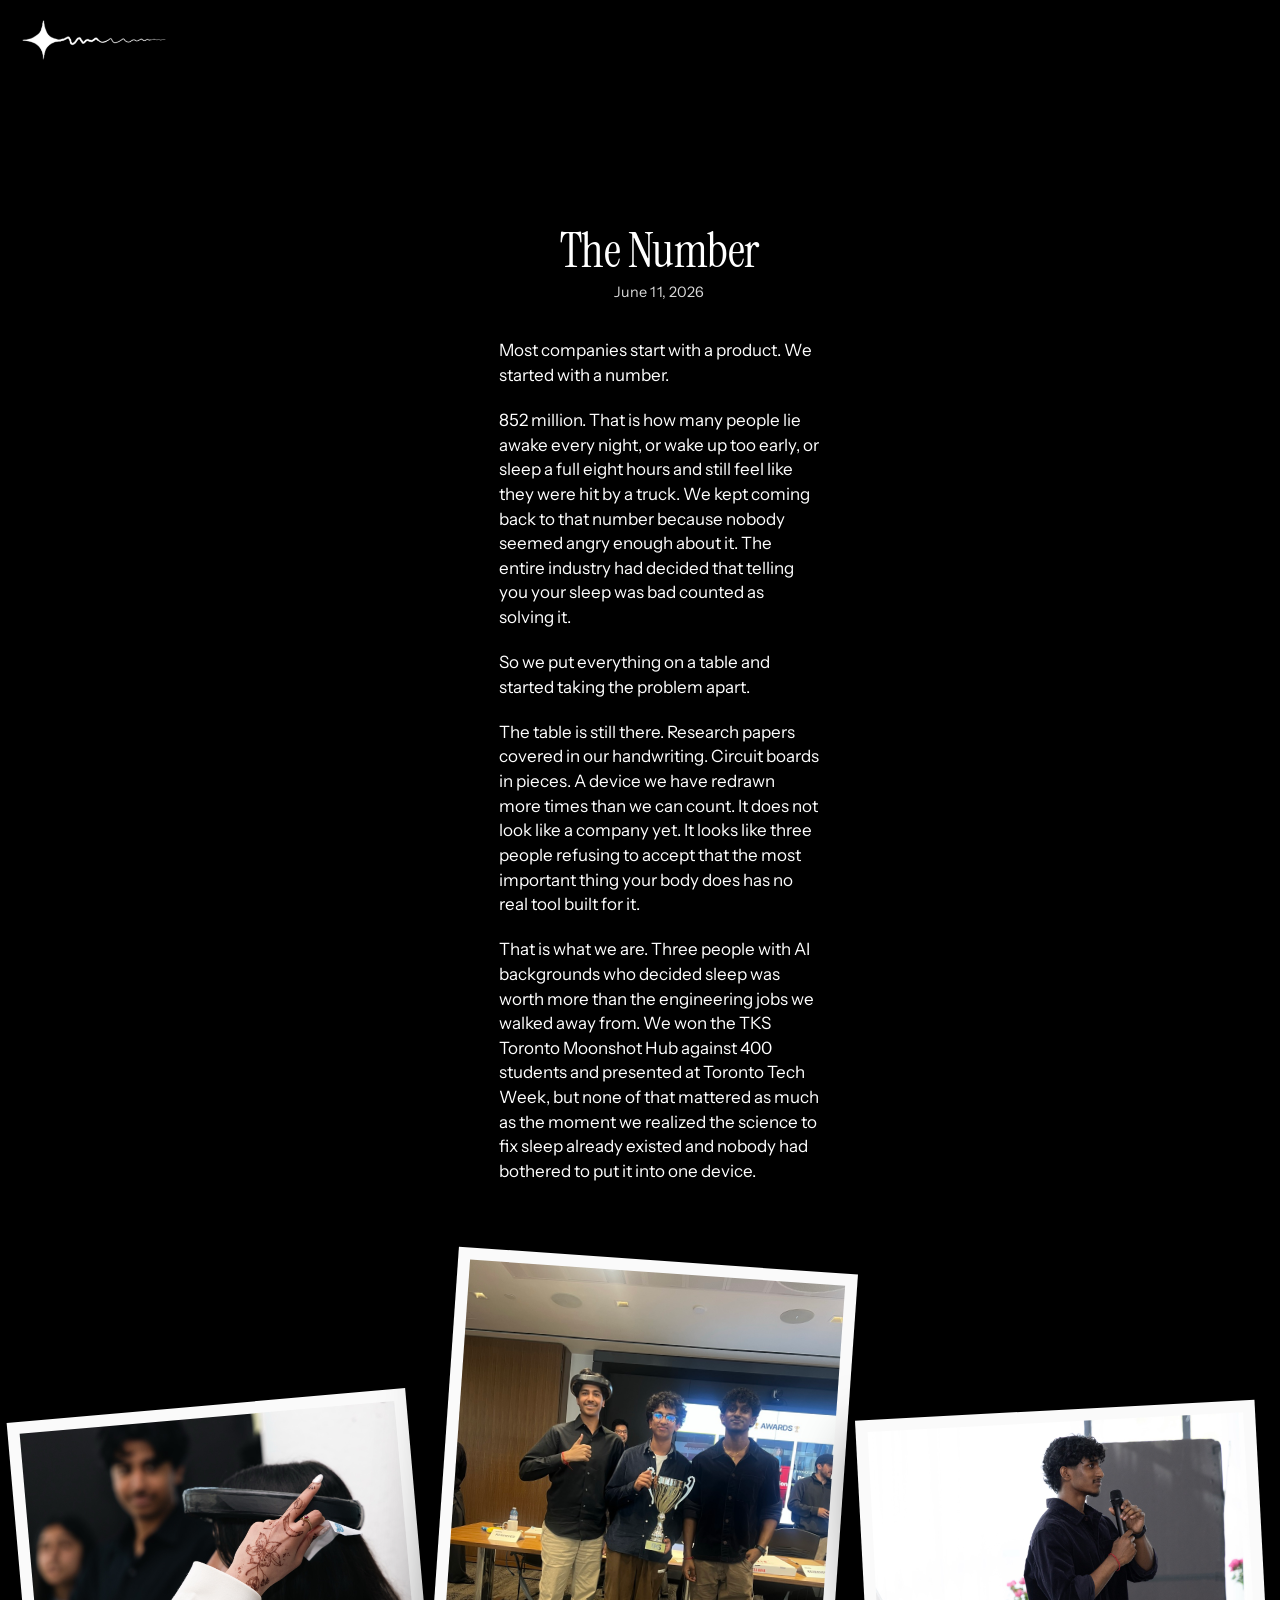
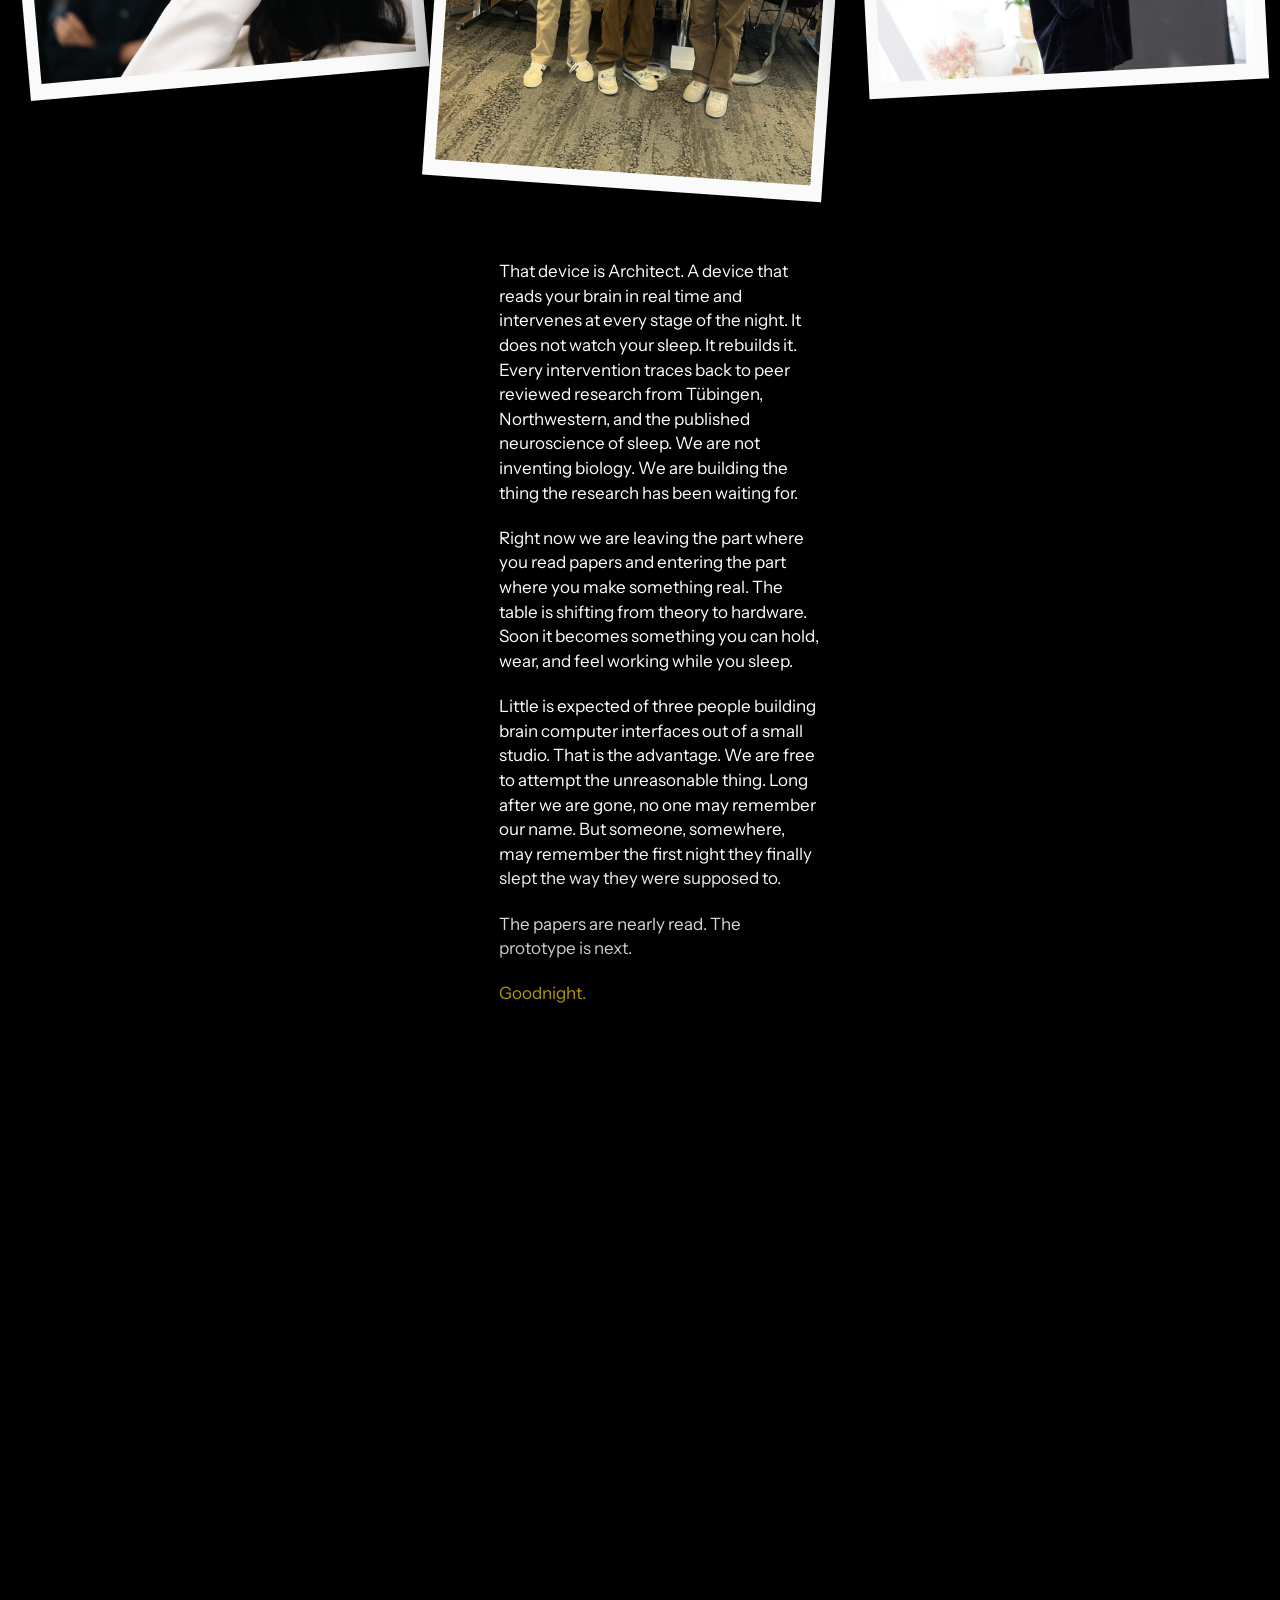
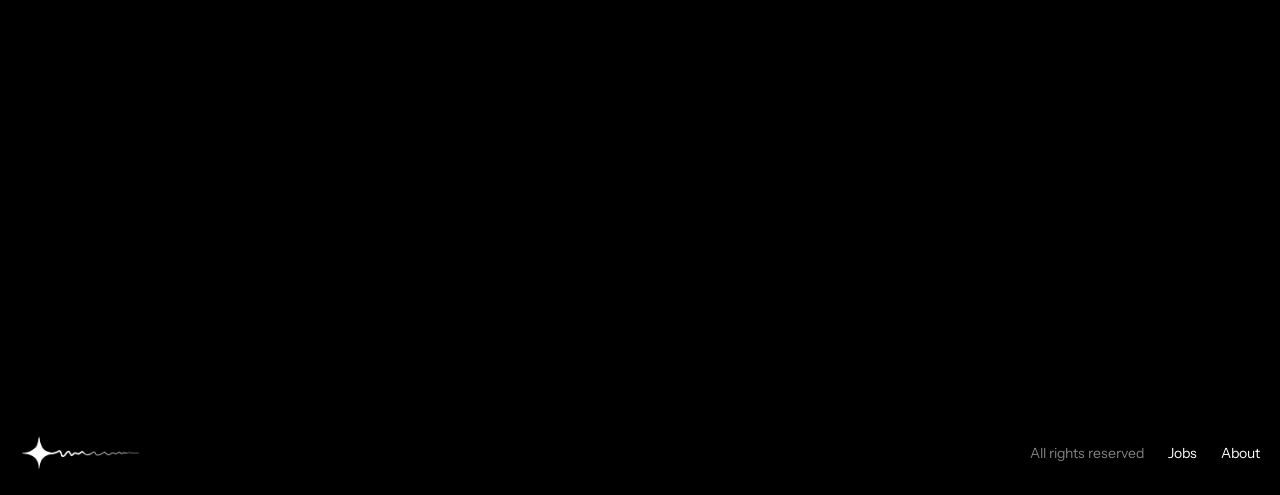
<file: index.html>
<!DOCTYPE html>
<html lang="en">
<head>
  <meta charset="UTF-8" />
  <meta name="viewport" content="width=device-width, initial-scale=1.0" />
  <!-- set before first paint so the intro text starts hidden (no flash);
       if JS is off, the class is never added and text shows normally -->
  <script>document.documentElement.classList.add('js-reveal');</script>
  <title>lumos hq</title>
  <meta name="description" content="the moonshot — a letter." />
  <link rel="preconnect" href="https://fonts.googleapis.com" />
  <link rel="preconnect" href="https://fonts.gstatic.com" crossorigin />
  <link href="https://fonts.googleapis.com/css2?family=Instrument+Sans:wght@400;500;700&family=Instrument+Serif:ital@0;1&display=swap" rel="stylesheet" />
  <link rel="stylesheet" href="style.css?v=19" />
</head>
<body>

  <!-- Fixed fullscreen video background + cinematic grain -->
  <div class="video-bg" aria-hidden="true">
    <video id="bg-video" autoplay muted loop playsinline preload="auto">
      <source src="assets/background.mp4?v=4" type="video/mp4" />
    </video>
    <div class="vignette"></div>
    <canvas id="grain"></canvas>
  </div>

  <!-- Fixed header -->
  <header class="site-header">
    <a href="/" class="wordmark" aria-label="lumos hq home">
      <img src="assets/logo.png?v=1" alt="lumos hq" />
    </a>
  </header>

  <!-- Letter that scrolls over the video -->
  <main class="letter">
    <div class="letter-col">
      <h2 class="heading">The Number</h2>
      <p class="date">June 11, 2026</p>

      <div class="para">Most companies start with a product. We started with a number.</div>

      <div class="para">852 million. That is how many people lie awake every night, or wake up too early, or sleep a full eight hours and still feel like they were hit by a truck. We kept coming back to that number because nobody seemed angry enough about it. The entire industry had decided that telling you your sleep was bad counted as solving it.</div>

      <div class="para">So we put everything on a table and started taking the problem apart.</div>

      <div class="para">The table is still there. Research papers covered in our handwriting. Circuit boards in pieces. A device we have redrawn more times than we can count. It does not look like a company yet. It looks like three people refusing to accept that the most important thing your body does has no real tool built for it.</div>

      <div class="para">That is what we are. Three people with AI backgrounds who decided sleep was worth more than the engineering jobs we walked away from. We won the TKS Toronto Moonshot Hub against 400 students and presented at Toronto Tech Week, but none of that mattered as much as the moment we realized the science to fix sleep already existed and nobody had bothered to put it into one device.</div>

      <!-- huge gap that the scattered, draggable photos sit inside -->
      <div class="photo-gap" id="photo-gap"></div>

      <div class="para">That device is Architect. A device that reads your brain in real time and intervenes at every stage of the night. It does not watch your sleep. It rebuilds it. Every intervention traces back to peer reviewed research from Tübingen, Northwestern, and the published neuroscience of sleep. We are not inventing biology. We are building the thing the research has been waiting for.</div>

      <div class="para">Right now we are leaving the part where you read papers and entering the part where you make something real. The table is shifting from theory to hardware. Soon it becomes something you can hold, wear, and feel working while you sleep.</div>

      <div class="para">Little is expected of three people building brain computer interfaces out of a small studio. That is the advantage. We are free to attempt the unreasonable thing. Long after we are gone, no one may remember our name. But someone, somewhere, may remember the first night they finally slept the way they were supposed to.</div>

      <div class="para">The papers are nearly read. The prototype is next.</div>

      <div class="para yellow">Goodnight.</div>
    </div>
  </main>

  <!-- Click-hold-drag photos; start scattered (left / middle / right), droppable anywhere -->
  <figure class="drag-photo" data-rot="-5">
    <img src="assets/photos/team-headband.jpg" alt="Trying on the Architect headband" draggable="false" />
  </figure>
  <figure class="drag-photo" data-rot="4">
    <img src="assets/photos/team-trophy.jpg" alt="The team with the Moonshot trophy" draggable="false" />
  </figure>
  <figure class="drag-photo" data-rot="-3">
    <img src="assets/photos/team-talk.jpg" alt="Founder presenting" draggable="false" />
  </figure>

  <!-- Footer -->
  <footer class="site-footer">
    <div class="footer-canvas-wrap">
      <canvas id="footer-canvas"></canvas>
    </div>
    <div class="footer-row">
      <div class="footer-left">
        <a href="/" class="wordmark footer-wordmark" aria-label="lumos hq home">
          <img src="assets/logo.png?v=1" alt="lumos hq" />
        </a>
      </div>
      <div class="footer-right">
        <span class="footer-subtle">All rights reserved</span>
        <a href="careers.html">Jobs</a>
        <a href="about.html">About</a>
      </div>
    </div>
  </footer>

  <script src="script.js?v=19"></script>
  <script src="footer-dots.js?v=1"></script>
</body>
</html>
</file>
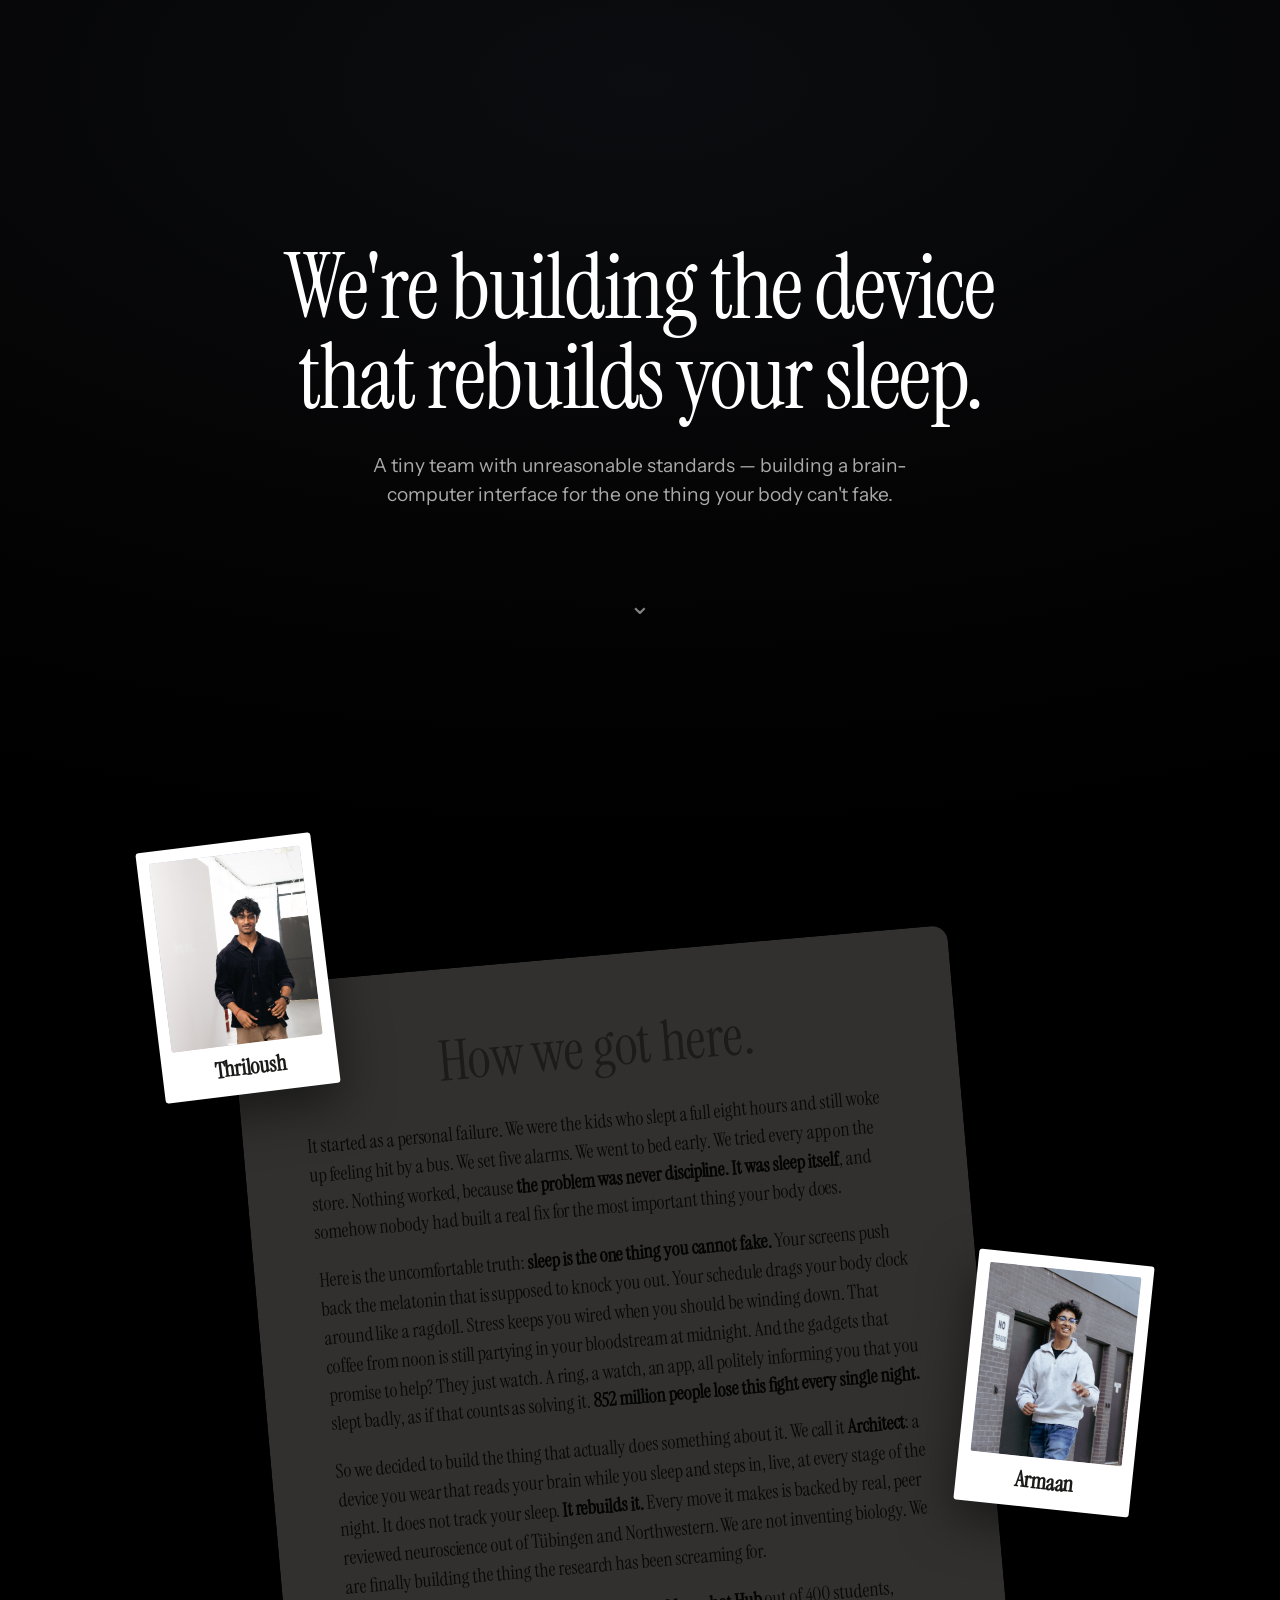
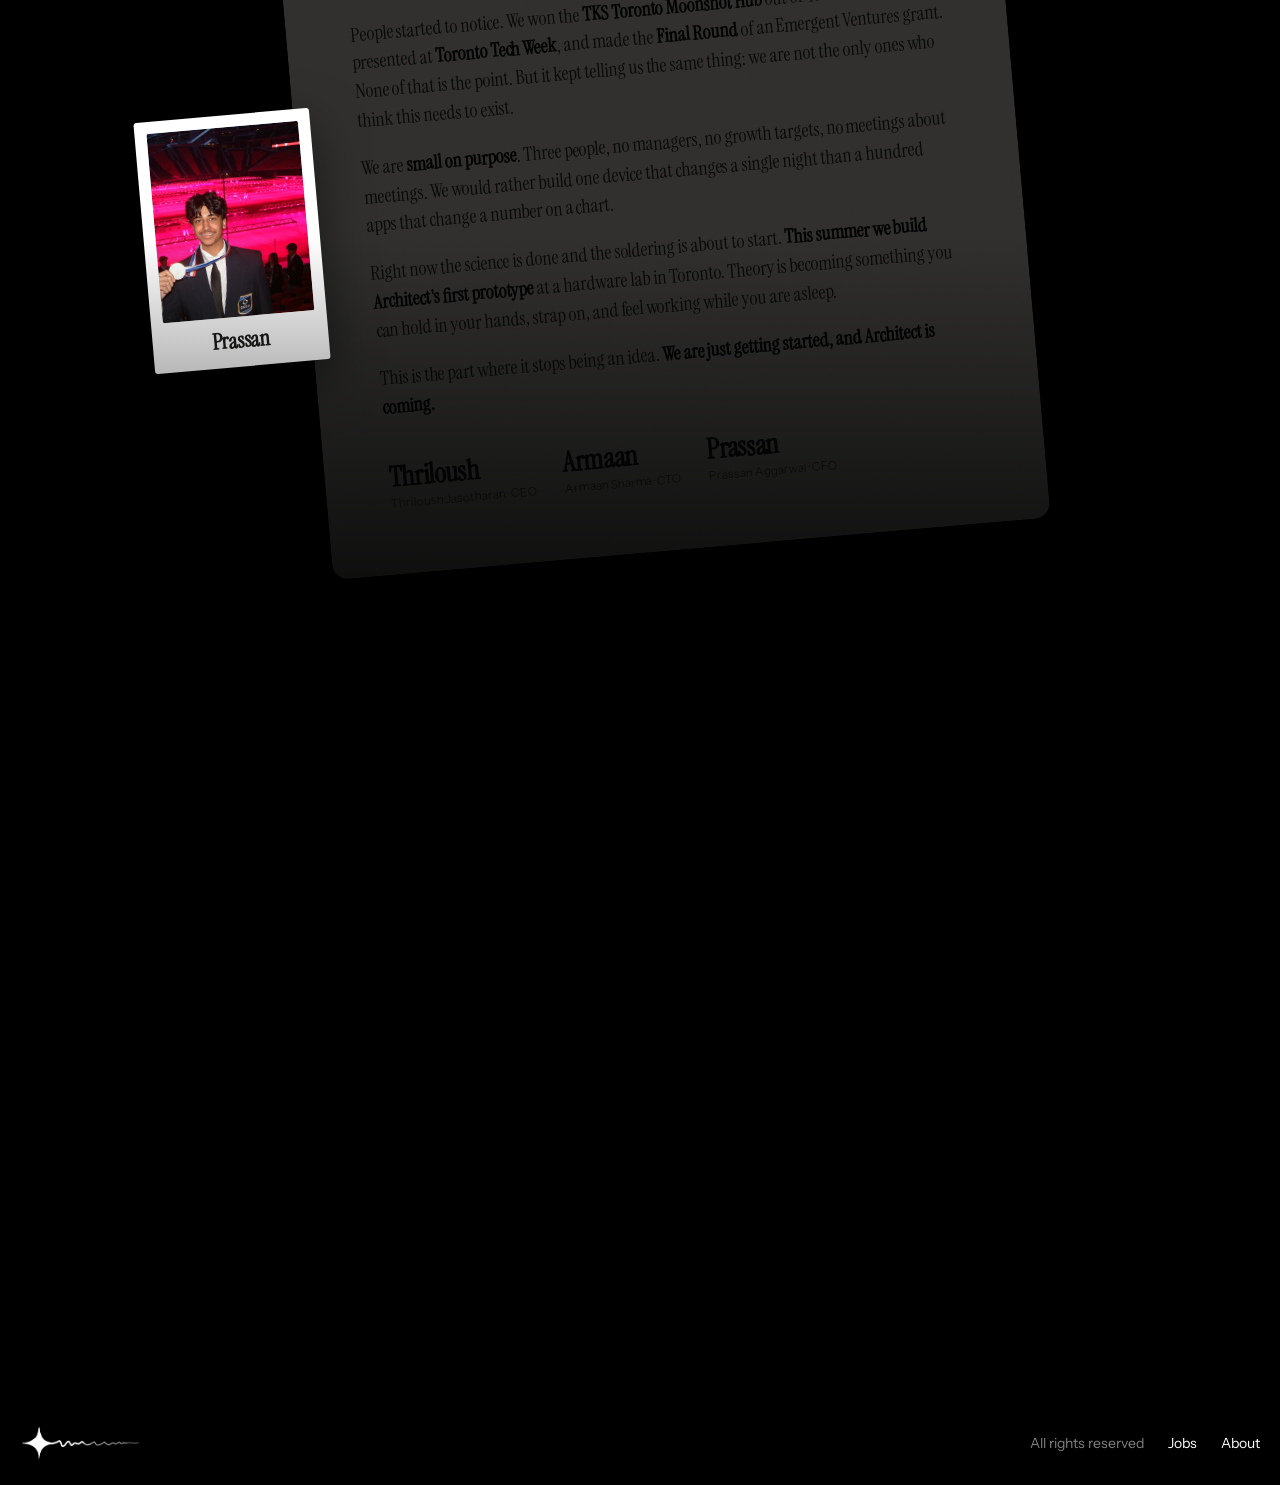
<file: about.html>
<!DOCTYPE html>
<html lang="en">
<head>
  <meta charset="UTF-8" />
  <meta name="viewport" content="width=device-width, initial-scale=1.0" />
  <script>document.documentElement.classList.add('js-reveal');</script>
  <title>About — Lumos</title>
  <meta name="description" content="How three people tired of waking up late set out to rebuild human sleep." />
  <link rel="preconnect" href="https://fonts.googleapis.com" />
  <link rel="preconnect" href="https://fonts.gstatic.com" crossorigin />
  <link href="https://fonts.googleapis.com/css2?family=Caveat:wght@500;600;700&family=Instrument+Sans:wght@400;500;700&family=Instrument+Serif:ital@0;1&display=swap" rel="stylesheet" />
  <link rel="stylesheet" href="style.css?v=20" />
</head>
<body class="page-about">

  <main class="about">

    <!-- Near-black hero -->
    <section class="hero-stars">
      <div class="hero-stars-inner">
        <h1 class="hero-headline" data-reveal>We're building the device<br />that rebuilds your sleep.</h1>
        <p class="hero-sub" data-reveal>
          A tiny team with unreasonable standards — building a brain-computer
          interface for the one thing your body can't fake.
        </p>
        <div class="hero-chevron" aria-hidden="true">⌄</div>
      </div>
    </section>

    <!-- The journey, as one long note + draggable polaroids -->
    <section class="manifesto">
      <article class="note">
        <h2 class="note-title">How we got here.</h2>

        <p>
          It started as a personal failure. We were the kids who slept a full eight
          hours and still woke up feeling hit by a bus. We set five alarms. We went
          to bed early. We tried every app on the store. Nothing worked, because
          <strong>the problem was never discipline. It was sleep itself</strong>,
          and somehow nobody had built a real fix for the most important thing your
          body does.
        </p>

        <p>
          Here is the uncomfortable truth: <strong>sleep is the one thing you
          cannot fake.</strong> Your screens push back the melatonin that is
          supposed to knock you out. Your schedule drags your body clock around
          like a ragdoll. Stress keeps you wired when you should be winding down.
          That coffee from noon is still partying in your bloodstream at midnight.
          And the gadgets that promise to help? They just watch. A ring, a watch,
          an app, all politely informing you that you slept badly, as if that
          counts as solving it. <strong>852 million people lose this fight every
          single night.</strong>
        </p>

        <p>
          So we decided to build the thing that actually does something about it.
          We call it <strong>Architect</strong>: a device you wear that reads your
          brain while you sleep and steps in, live, at every stage of the night. It
          does not track your sleep. <strong>It rebuilds it.</strong> Every move it
          makes is backed by real, peer reviewed neuroscience out of Tübingen and
          Northwestern. We are not inventing biology. We are finally building the
          thing the research has been screaming for.
        </p>

        <p>
          People started to notice. We won the <strong>TKS Toronto Moonshot
          Hub</strong> out of 400 students, presented at <strong>Toronto Tech
          Week</strong>, and made the <strong>Final Round</strong> of an Emergent
          Ventures grant. None of that is the point. But it kept telling us the same
          thing: we are not the only ones who think this needs to exist.
        </p>

        <p>
          We are <strong>small on purpose</strong>. Three people, no managers, no
          growth targets, no meetings about meetings. We would rather build one
          device that changes a single night than a hundred apps that change a
          number on a chart.
        </p>

        <p>
          Right now the science is done and the soldering is about to start.
          <strong>This summer we build Architect's first prototype</strong> at a
          hardware lab in Toronto. Theory is becoming something you can hold in your
          hands, strap on, and feel working while you are asleep.
        </p>

        <p>
          This is the part where it stops being an idea.
          <strong>We are just getting started, and Architect is coming.</strong>
        </p>

        <div class="note-signs">
          <div class="note-sign">
            <span class="sign-name">Thriloush</span>
            <span class="sign-role">Thriloush Jasotharan · CEO</span>
          </div>
          <div class="note-sign">
            <span class="sign-name">Armaan</span>
            <span class="sign-role">Armaan Sharma · CTO</span>
          </div>
          <div class="note-sign">
            <span class="sign-name">Prassan</span>
            <span class="sign-role">Prassan Aggarwal · CFO</span>
          </div>
        </div>
      </article>

      <figure class="polaroid polaroid--1">
        <div class="polaroid-img">
          <img src="assets/photos/founder-thriloush.jpg?v=3" alt="Thriloush" onerror="this.remove()" />
        </div>
        <figcaption>Thriloush</figcaption>
      </figure>
      <figure class="polaroid polaroid--2">
        <div class="polaroid-img">
          <img src="assets/photos/founder-armaan.jpg?v=3" alt="Armaan" onerror="this.remove()" />
        </div>
        <figcaption>Armaan</figcaption>
      </figure>
      <figure class="polaroid polaroid--3">
        <div class="polaroid-img">
          <img src="assets/photos/founder-prassan.jpg?v=2" alt="Prassan" onerror="this.remove()" />
        </div>
        <figcaption>Prassan</figcaption>
      </figure>
    </section>

  </main>

  <!-- Footer (shared dot-matrix wordmark) -->
  <footer class="site-footer">
    <div class="footer-canvas-wrap">
      <canvas id="footer-canvas"></canvas>
    </div>
    <div class="footer-row">
      <div class="footer-left">
        <a href="/" class="wordmark footer-wordmark" aria-label="lumos hq home">
          <img src="assets/logo.png?v=1" alt="lumos hq" />
        </a>
      </div>
      <div class="footer-right">
        <span class="footer-subtle">All rights reserved</span>
        <a href="careers.html">Jobs</a>
        <a href="about.html">About</a>
      </div>
    </div>
  </footer>

  <!-- one-time fade/blur reveal -->
  <script>
    (function () {
      const els = document.querySelectorAll('[data-reveal]');
      if (!('IntersectionObserver' in window)) {
        els.forEach((el) => el.classList.add('in'));
        return;
      }
      const io = new IntersectionObserver((entries) => {
        entries.forEach((e) => {
          if (e.isIntersecting) {
            e.target.classList.add('in');
            io.unobserve(e.target);
          }
        });
      }, { threshold: 0.12, rootMargin: '0px 0px -8% 0px' });
      els.forEach((el) => io.observe(el));
    })();
  </script>

  <!-- draggable polaroids -->
  <script>
    (function () {
      document.querySelectorAll('.polaroid').forEach((el) => {
        let active = false, startX = 0, startY = 0, baseX = 0, baseY = 0;
        el.addEventListener('pointerdown', (e) => {
          active = true;
          el.setPointerCapture(e.pointerId);
          const parent = el.offsetParent.getBoundingClientRect();
          const r = el.getBoundingClientRect();
          // pin to explicit left/top so dragging works regardless of right/bottom
          baseX = r.left - parent.left;
          baseY = r.top - parent.top;
          el.style.left = baseX + 'px';
          el.style.top = baseY + 'px';
          el.style.right = 'auto';
          el.style.bottom = 'auto';
          startX = e.clientX;
          startY = e.clientY;
          el.style.zIndex = 60;
          el.classList.add('dragging');
          e.preventDefault();
        });
        el.addEventListener('pointermove', (e) => {
          if (!active) return;
          el.style.left = baseX + (e.clientX - startX) + 'px';
          el.style.top = baseY + (e.clientY - startY) + 'px';
        });
        const end = (e) => {
          if (!active) return;
          active = false;
          try { el.releasePointerCapture(e.pointerId); } catch (_) {}
          el.classList.remove('dragging');
        };
        el.addEventListener('pointerup', end);
        el.addEventListener('pointercancel', end);
      });
    })();
  </script>

  <!-- the note starts tilted and straightens to rest as you scroll it into place -->
  <script>
    (function () {
      const note = document.querySelector('.note');
      if (!note) return;
      const START = -5;   // degrees, tilted as it enters
      const REST = -0.7;  // degrees, resting position
      let ticking = false;

      function update() {
        const r = note.getBoundingClientRect();
        const vh = window.innerHeight;
        // 0 when the note top is at the bottom of the viewport,
        // 1 once it has scrolled up into its resting zone
        let p = (vh - r.top) / (vh * 0.7);
        p = Math.max(0, Math.min(1, p));
        const rot = START + (REST - START) * p;
        note.style.transform = `rotate(${rot.toFixed(2)}deg)`;
        note.style.opacity = (0.2 + 0.8 * Math.min(1, p * 1.4)).toFixed(3);
      }

      function onScroll() {
        if (ticking) return;
        ticking = true;
        requestAnimationFrame(() => { update(); ticking = false; });
      }
      window.addEventListener('scroll', onScroll, { passive: true });
      window.addEventListener('resize', onScroll);
      update();
    })();
  </script>

  <script src="footer-dots.js?v=1"></script>
</body>
</html>
</file>
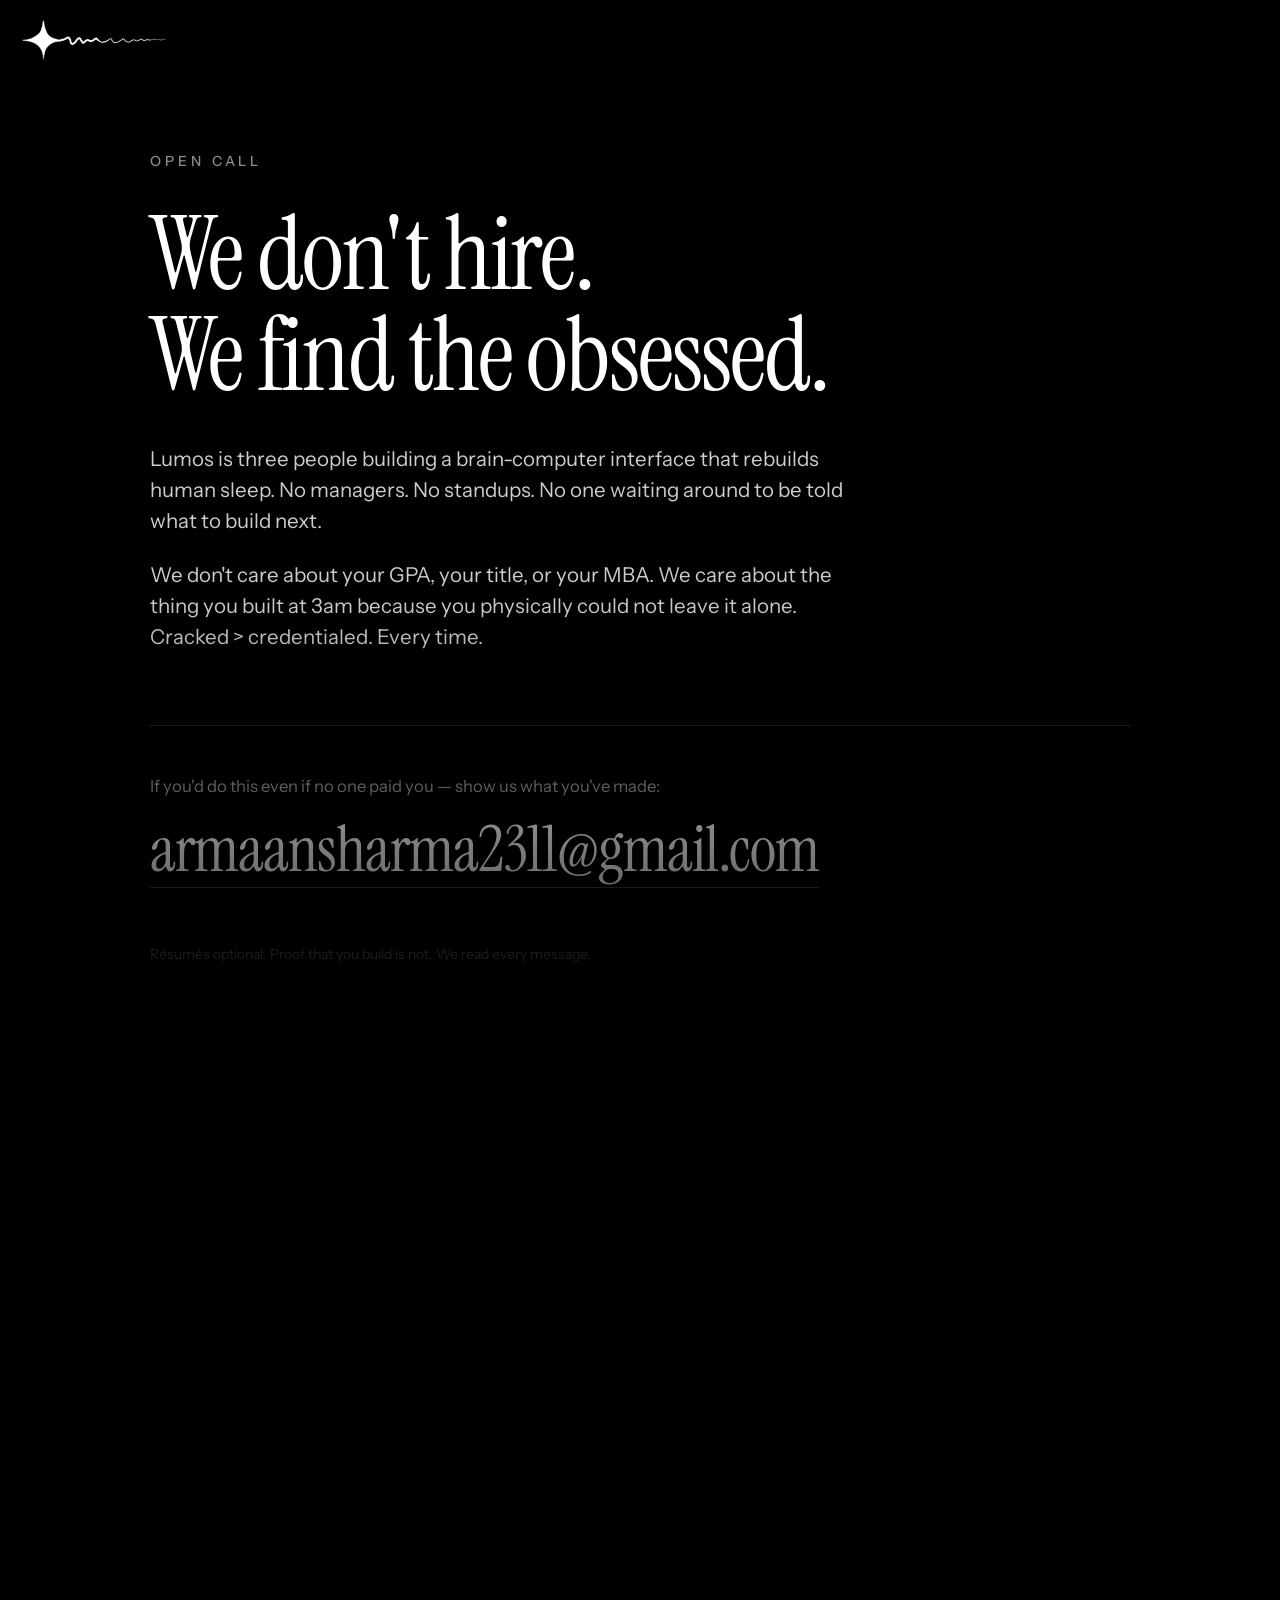
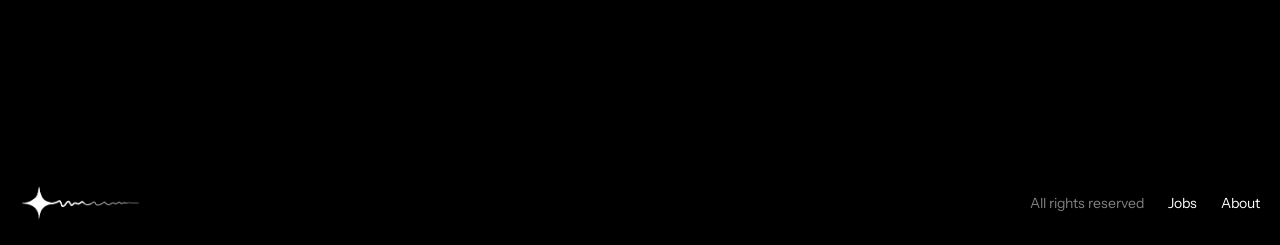
<file: careers.html>
<!DOCTYPE html>
<html lang="en">
<head>
  <meta charset="UTF-8" />
  <meta name="viewport" content="width=device-width, initial-scale=1.0" />
  <title>Careers — Lumos</title>
  <meta name="description" content="Help us rebuild human sleep. Lumos is building brain-computer interfaces for the night." />
  <link rel="preconnect" href="https://fonts.googleapis.com" />
  <link rel="preconnect" href="https://fonts.gstatic.com" crossorigin />
  <link href="https://fonts.googleapis.com/css2?family=Instrument+Sans:wght@400;500;700&family=Instrument+Serif:ital@0;1&family=JetBrains+Mono:wght@400;500&display=swap" rel="stylesheet" />
  <link rel="stylesheet" href="style.css?v=19" />
</head>
<body class="page-careers">

  <!-- Header -->
  <header class="site-header">
    <a href="/" class="wordmark" aria-label="lumos hq home">
      <img src="assets/logo.png?v=1" alt="lumos hq" />
    </a>
  </header>

  <!-- Careers hero -->
  <main class="careers">
    <div class="careers-inner">
      <p class="careers-eyebrow reveal-up">Open Call</p>

      <h1 class="careers-title reveal-up">We don't hire.<br />We find the obsessed.</h1>

      <p class="careers-lead reveal-up">
        Lumos is three people building a brain-computer interface that rebuilds
        human sleep. No managers. No standups. No one waiting around to be told
        what to build next.
      </p>

      <p class="careers-lead reveal-up">
        We don't care about your GPA, your title, or your MBA. We care about the
        thing you built at 3am because you physically could not leave it alone.
        Cracked &gt; credentialed. Every time.
      </p>

      <div class="careers-cta reveal-up">
        <p class="careers-cta-label">
          If you'd do this even if no one paid you — show us what you've made:
        </p>
        <a class="careers-email" href="mailto:armaansharma2311@gmail.com">armaansharma2311@gmail.com</a>
      </div>

      <p class="careers-foot reveal-up">
        Résumés optional. Proof that you build is not. We read every message.
      </p>
    </div>
  </main>

  <!-- Footer (shared dot-matrix wordmark) -->
  <footer class="site-footer">
    <div class="footer-canvas-wrap">
      <canvas id="footer-canvas"></canvas>
    </div>
    <div class="footer-row">
      <div class="footer-left">
        <a href="/" class="wordmark footer-wordmark" aria-label="lumos hq home">
          <img src="assets/logo.png?v=1" alt="lumos hq" />
        </a>
      </div>
      <div class="footer-right">
        <span class="footer-subtle">All rights reserved</span>
        <a href="careers.html">Jobs</a>
        <a href="about.html">About</a>
      </div>
    </div>
  </footer>

  <script src="footer-dots.js?v=1"></script>
</body>
</html>
</file>
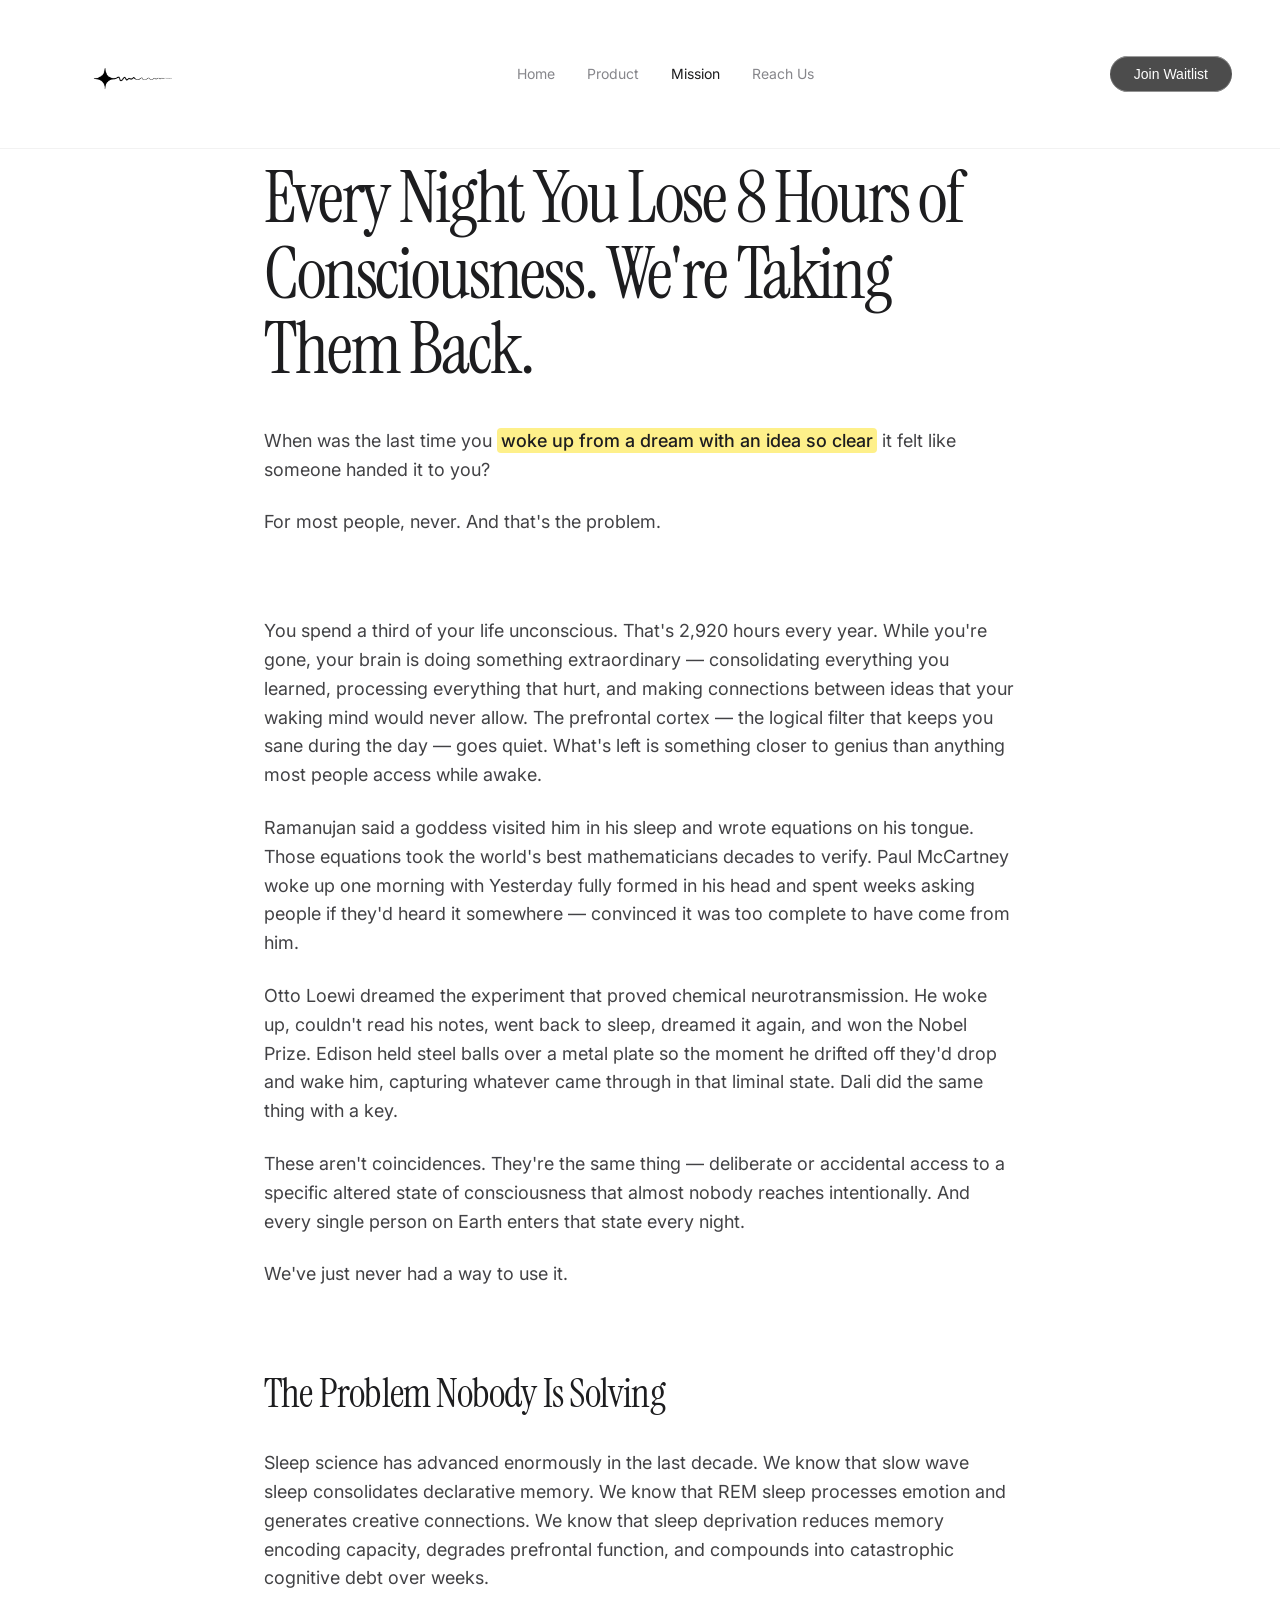
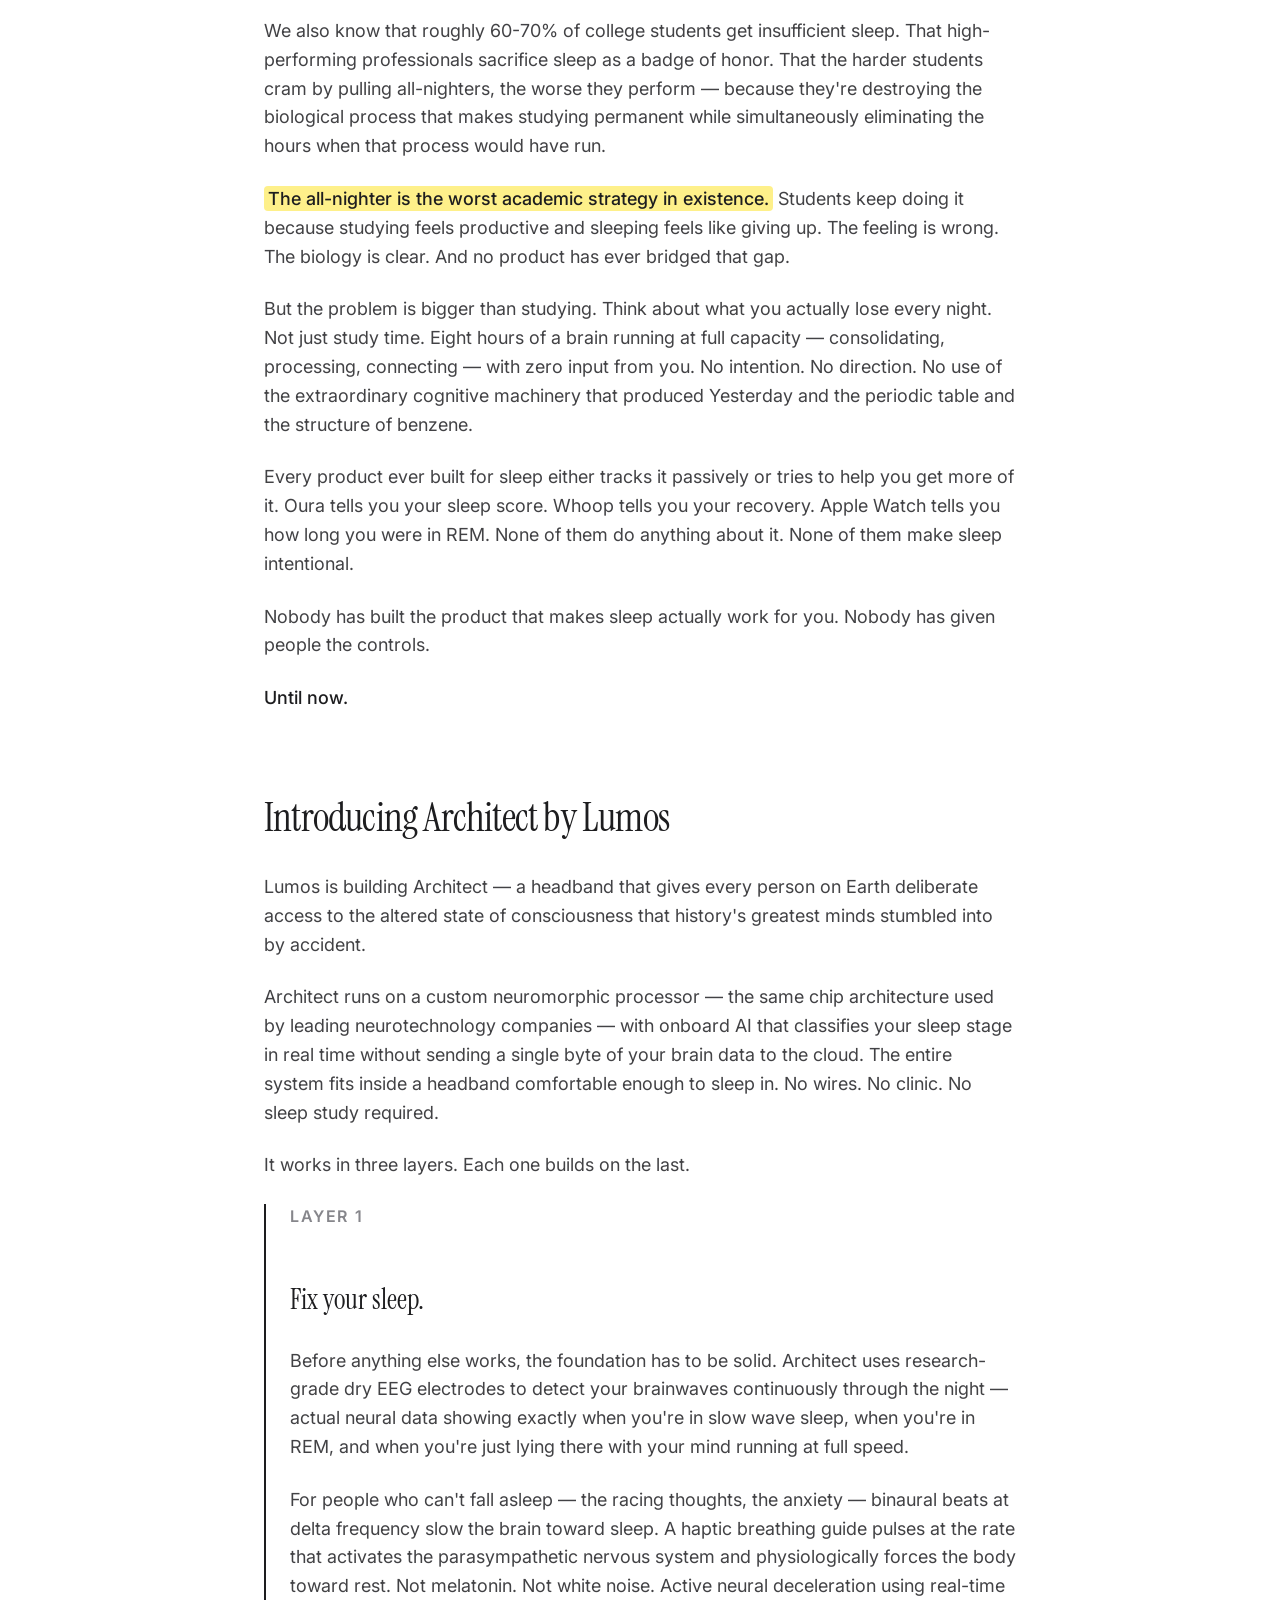
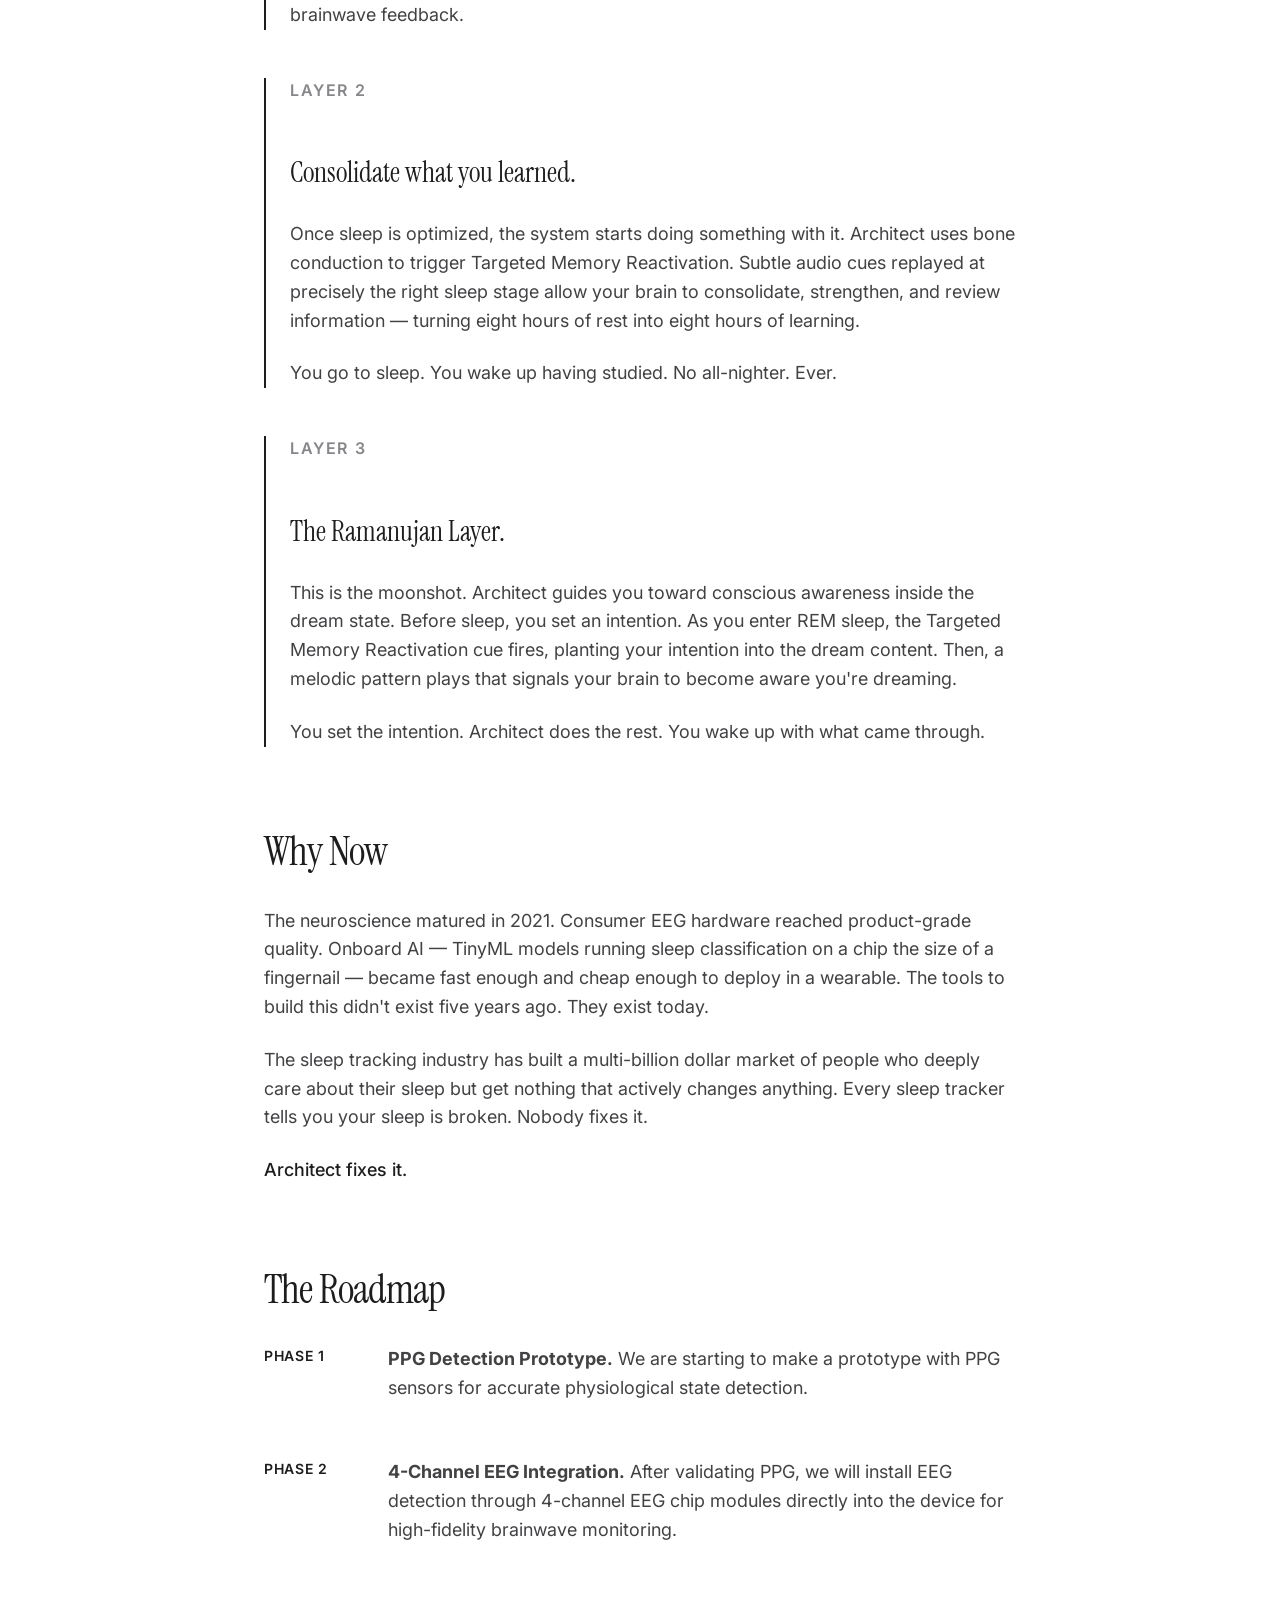
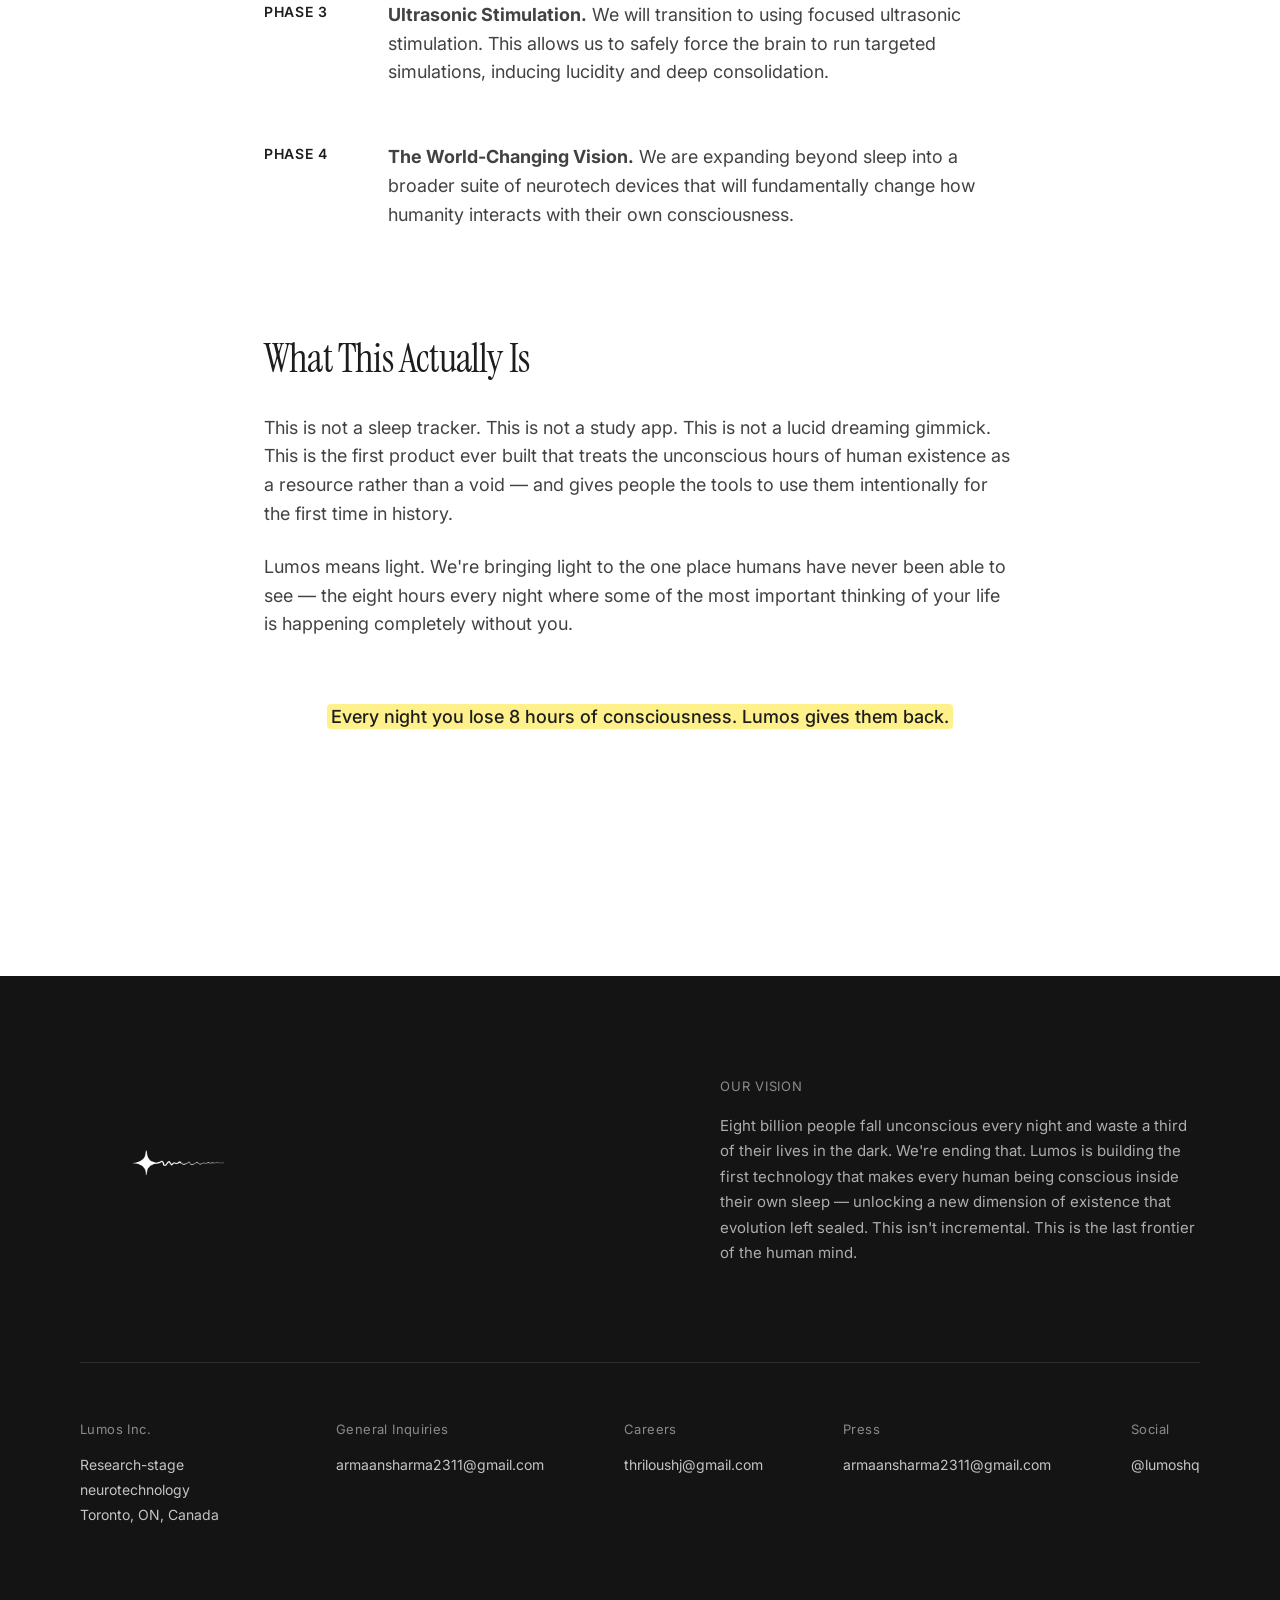
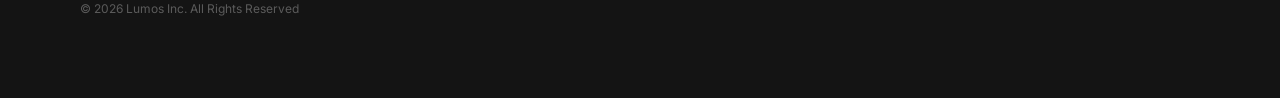
<file: mission.html>
<!doctype html>
<html lang="en">
<head>
<meta charset="utf-8" />
<meta name="viewport" content="width=device-width, initial-scale=1" />
<title>Lumos Inc. — Mission</title>
<link rel="preconnect" href="https://fonts.googleapis.com">
<link rel="preconnect" href="https://fonts.gstatic.com" crossorigin>
<link href="https://fonts.googleapis.com/css2?family=Instrument+Serif:ital@0;1&family=Inter:wght@300;400;500;600&display=swap" rel="stylesheet">
<style>
  :root {
    --font-display: 'Instrument Serif', serif;
    --font-body: 'Inter', sans-serif;
    --white: #ffffff;
    --off-white: #f9f9fb;
    --black: #1d1d1f;
    --gray: #424245;
    --light-gray: #86868b;
    --accent: #000000;
  }

  * { box-sizing: border-box; margin: 0; padding: 0; }
  html { scroll-behavior: smooth; }
  body {
    font-family: var(--font-body);
    color: var(--black);
    background: var(--white);
    -webkit-font-smoothing: antialiased;
    text-rendering: optimizeLegibility;
    line-height: 1.6;
  }
  a { text-decoration: none; color: inherit; }
  
  /* ── Nav ── */
  .nav {
    position: fixed;
    top: 0; left: 0; right: 0;
    z-index: 100;
    display: flex;
    justify-content: space-between;
    align-items: center;
    padding: 24px 48px;
    background: rgba(255, 255, 255, 0.8);
    backdrop-filter: saturate(180%) blur(20px);
    border-bottom: 1px solid rgba(0,0,0,0.05);
  }
  .nav-wordmark {
    display: inline-flex; align-items: center; line-height: 1;
  }
  .nav-wordmark img { height: 120px; width: auto; filter: brightness(0); margin-top: -20px; }
  .nav-links {
    display: none;
    align-items: center;
    gap: 32px;
  }
  @media (min-width: 768px) {
    .nav-links { display: flex; }
  }
  .nav-links a {
    font-size: 0.875rem;
    font-weight: 400;
    color: var(--light-gray);
    transition: color 240ms ease;
    position: relative;
  }
  .nav-links a.active,
  .nav-links a:hover { color: var(--black); }
  
  .liquid-glass {
    background: rgba(0, 0, 0, 0.7); backdrop-filter: blur(8px);
    -webkit-backdrop-filter: blur(8px); border: none;
    box-shadow: inset 0 1px 1px rgba(255,255,255,0.1);
    position: relative; overflow: hidden;
    transition: transform 240ms cubic-bezier(0.22,1,0.36,1);
    color: #ffffff; cursor: pointer;
    display: inline-flex; align-items: center; justify-content: center;
  }
  .liquid-glass::before {
    content: ''; position: absolute; inset: 0; border-radius: inherit; padding: 1.4px;
    background: linear-gradient(180deg,
      rgba(255,255,255,0.4) 0%, rgba(255,255,255,0.1) 40%,
      rgba(255,255,255,0) 50%, rgba(255,255,255,0.1) 60%,
      rgba(255,255,255,0.4) 100%);
    -webkit-mask: linear-gradient(#fff 0 0) content-box, linear-gradient(#fff 0 0);
    -webkit-mask-composite: xor; mask-composite: exclude; pointer-events: none;
  }
  .liquid-glass:hover { transform: scale(1.03); opacity: 0.9; }

  .nav-cta {
    border-radius: 9999px;
    padding: 10px 24px;
    font-size: 0.875rem;
  }

  /* ── Content Layout ── */
  .container {
    max-width: 800px;
    margin: 0 auto;
    padding: 160px 24px 100px;
  }

  header {
    margin-bottom: 80px;
  }

  h1 {
    font-family: var(--font-display);
    font-size: 4.5rem;
    font-weight: 400;
    line-height: 1.05;
    letter-spacing: -0.03em;
    color: var(--black);
    margin-bottom: 40px;
  }

  h2 {
    font-family: var(--font-display);
    font-size: 2.5rem;
    font-weight: 400;
    line-height: 1.2;
    letter-spacing: -0.02em;
    color: var(--black);
    margin: 80px 0 32px;
  }

  h3 {
    font-family: var(--font-display);
    font-size: 1.75rem;
    font-weight: 400;
    margin: 48px 0 24px;
    color: var(--black);
  }

  p {
    font-size: 1.125rem;
    color: var(--gray);
    margin-bottom: 24px;
    font-weight: 400;
  }

  .highlight {
    background-color: #fef08a;
    color: var(--black);
    padding: 2px 4px;
    border-radius: 4px;
    font-weight: 500;
  }

  .layer-block {
    margin-bottom: 48px;
    padding-left: 24px;
    border-left: 2px solid var(--black);
  }
  
  .layer-title {
    font-weight: 600;
    font-size: 1rem;
    text-transform: uppercase;
    letter-spacing: 0.1em;
    color: var(--light-gray);
    margin-bottom: 8px;
    display: block;
  }

  .roadmap-item {
    display: flex;
    gap: 24px;
    margin-bottom: 32px;
  }
  .roadmap-tag {
    font-weight: 600;
    font-size: 0.875rem;
    text-transform: uppercase;
    letter-spacing: 0.05em;
    color: var(--black);
    min-width: 100px;
  }

  footer.site-footer {
    background: #141414; color: #fff; padding: 100px 80px 56px;
    margin-top: 120px;
  }
  @media (max-width: 768px) { footer.site-footer { padding: 72px 32px 40px; } }
  .footer-top {
    display: flex; justify-content: space-between; align-items: flex-start;
    gap: 80px; margin-bottom: 96px;
  }
  @media (max-width: 768px) {
    .footer-top { flex-direction: column; gap: 56px; margin-bottom: 56px; }
  }
  .footer-logo { flex-shrink: 0; }
  .footer-logo-mark { line-height: 1; }
  .footer-logo-mark img { height: 140px; width: auto; }
  .footer-right { max-width: 480px; }
  .footer-vision-label {
    font-family: var(--font-body); font-size: 0.8125rem;
    letter-spacing: 0.06em; text-transform: uppercase;
    color: rgba(255,255,255,0.5); margin: 0 0 16px;
  }
  .footer-vision {
    font-family: var(--font-body); font-size: 0.9375rem;
    line-height: 1.7; color: rgba(255,255,255,0.65); margin: 0;
  }
  .footer-bottom {
    display: flex; justify-content: space-between; align-items: flex-start;
    gap: 80px; padding-top: 56px;
    border-top: 1px solid rgba(255,255,255,0.1);
  }
  @media (max-width: 768px) {
    .footer-bottom { flex-direction: column; gap: 40px; }
  }
  .footer-col h4 {
    font-family: var(--font-body); font-size: 0.8125rem; font-weight: 400;
    color: rgba(255,255,255,0.5); margin: 0 0 12px; letter-spacing: 0.03em;
  }
  .footer-col p, .footer-col a {
    font-family: var(--font-body); font-size: 0.875rem; line-height: 1.8;
    color: rgba(255,255,255,0.75); margin: 0; display: block;
    transition: color 0.2s ease;
  }
  .footer-col a:hover { color: #fff; }
  .footer-copy {
    margin-top: 72px; font-family: var(--font-body);
    font-size: 0.75rem; color: rgba(255,255,255,0.3);
  }

  @media (max-width: 768px) {
    h1 { font-size: 3rem; }
    h2 { font-size: 2rem; }
    .container { padding-top: 120px; }
    .nav { padding: 16px 24px; }
  }

  /* ── Animations ── */
  .reveal {
    opacity: 0;
    transform: translateY(20px);
    transition: all 0.8s cubic-bezier(0.22, 1, 0.36, 1);
  }
  .reveal.visible {
    opacity: 1;
    transform: translateY(0);
  }
</style>
</head>
<body>

<nav class="nav">
  <a href="lumos-hero.html" class="nav-wordmark"><img src="logo.png" alt="Lumos" /></a>
  <div class="nav-links">
    <a href="lumos-hero.html">Home</a>
    <a href="product.html">Product</a>
    <a href="mission.html" class="active">Mission</a>
    <a href="lumos-hero.html#reach">Reach Us</a>
  </div>
  <button class="liquid-glass nav-cta" onclick="window.location.href='waitlist.html'">Join Waitlist</button>
</nav>

<div class="container">
  <header>
    <h1 class="reveal">Every Night You Lose 8 Hours of Consciousness. We're Taking Them Back.</h1>
    <p class="reveal">When was the last time you <span class="highlight">woke up from a dream with an idea so clear</span> it felt like someone handed it to you?</p>
    <p class="reveal">For most people, never. And that's the problem.</p>
  </header>

  <section>
    <p class="reveal">You spend a third of your life unconscious. That's 2,920 hours every year. While you're gone, your brain is doing something extraordinary — consolidating everything you learned, processing everything that hurt, and making connections between ideas that your waking mind would never allow. The prefrontal cortex — the logical filter that keeps you sane during the day — goes quiet. What's left is something closer to genius than anything most people access while awake.</p>
    
    <p class="reveal">Ramanujan said a goddess visited him in his sleep and wrote equations on his tongue. Those equations took the world's best mathematicians decades to verify. Paul McCartney woke up one morning with Yesterday fully formed in his head and spent weeks asking people if they'd heard it somewhere — convinced it was too complete to have come from him.</p>
    <p class="reveal">Otto Loewi dreamed the experiment that proved chemical neurotransmission. He woke up, couldn't read his notes, went back to sleep, dreamed it again, and won the Nobel Prize. Edison held steel balls over a metal plate so the moment he drifted off they'd drop and wake him, capturing whatever came through in that liminal state. Dali did the same thing with a key.</p>

    <p class="reveal">These aren't coincidences. They're the same thing — deliberate or accidental access to a specific altered state of consciousness that almost nobody reaches intentionally. And every single person on Earth enters that state every night.</p>
    <p class="reveal">We've just never had a way to use it.</p>
  </section>

  <section>
    <h2 class="reveal">The Problem Nobody Is Solving</h2>
    <p class="reveal">Sleep science has advanced enormously in the last decade. We know that slow wave sleep consolidates declarative memory. We know that REM sleep processes emotion and generates creative connections. We know that sleep deprivation reduces memory encoding capacity, degrades prefrontal function, and compounds into catastrophic cognitive debt over weeks.</p>
    <p class="reveal">We also know that roughly 60-70% of college students get insufficient sleep. That high-performing professionals sacrifice sleep as a badge of honor. That the harder students cram by pulling all-nighters, the worse they perform — because they're destroying the biological process that makes studying permanent while simultaneously eliminating the hours when that process would have run.</p>
    
    <p class="reveal"><span class="highlight">The all-nighter is the worst academic strategy in existence.</span> Students keep doing it because studying feels productive and sleeping feels like giving up. The feeling is wrong. The biology is clear. And no product has ever bridged that gap.</p>

    <p class="reveal">But the problem is bigger than studying. Think about what you actually lose every night. Not just study time. Eight hours of a brain running at full capacity — consolidating, processing, connecting — with zero input from you. No intention. No direction. No use of the extraordinary cognitive machinery that produced Yesterday and the periodic table and the structure of benzene.</p>
    <p class="reveal">Every product ever built for sleep either tracks it passively or tries to help you get more of it. Oura tells you your sleep score. Whoop tells you your recovery. Apple Watch tells you how long you were in REM. None of them do anything about it. None of them make sleep intentional.</p>
    <p class="reveal">Nobody has built the product that makes sleep actually work for you. Nobody has given people the controls.</p>
    <p class="reveal" style="font-weight: 500; color: var(--black);">Until now.</p>
  </section>

  <section>
    <h2 class="reveal">Introducing Architect by Lumos</h2>
    <p class="reveal">Lumos is building Architect — a headband that gives every person on Earth deliberate access to the altered state of consciousness that history's greatest minds stumbled into by accident.</p>
    <p class="reveal">Architect runs on a custom neuromorphic processor — the same chip architecture used by leading neurotechnology companies — with onboard AI that classifies your sleep stage in real time without sending a single byte of your brain data to the cloud. The entire system fits inside a headband comfortable enough to sleep in. No wires. No clinic. No sleep study required.</p>
    <p class="reveal">It works in three layers. Each one builds on the last.</p>

    <div class="layer-block reveal">
      <span class="layer-title">Layer 1</span>
      <h3>Fix your sleep.</h3>
      <p>Before anything else works, the foundation has to be solid. Architect uses research-grade dry EEG electrodes to detect your brainwaves continuously through the night — actual neural data showing exactly when you're in slow wave sleep, when you're in REM, and when you're just lying there with your mind running at full speed.</p>
      <p>For people who can't fall asleep — the racing thoughts, the anxiety — binaural beats at delta frequency slow the brain toward sleep. A haptic breathing guide pulses at the rate that activates the parasympathetic nervous system and physiologically forces the body toward rest. Not melatonin. Not white noise. Active neural deceleration using real-time brainwave feedback.</p>
    </div>

    <div class="layer-block reveal">
      <span class="layer-title">Layer 2</span>
      <h3>Consolidate what you learned.</h3>
      <p>Once sleep is optimized, the system starts doing something with it. Architect uses bone conduction to trigger Targeted Memory Reactivation. Subtle audio cues replayed at precisely the right sleep stage allow your brain to consolidate, strengthen, and review information — turning eight hours of rest into eight hours of learning.</p>
      <p>You go to sleep. You wake up having studied. No all-nighter. Ever.</p>
    </div>

    <div class="layer-block reveal">
      <span class="layer-title">Layer 3</span>
      <h3>The Ramanujan Layer.</h3>
      <p>This is the moonshot. Architect guides you toward conscious awareness inside the dream state. Before sleep, you set an intention. As you enter REM sleep, the Targeted Memory Reactivation cue fires, planting your intention into the dream content. Then, a melodic pattern plays that signals your brain to become aware you're dreaming.</p>
      <p>You set the intention. Architect does the rest. You wake up with what came through.</p>
    </div>
  </section>

  <section>
    <h2 class="reveal">Why Now</h2>
    <p class="reveal">The neuroscience matured in 2021. Consumer EEG hardware reached product-grade quality. Onboard AI — TinyML models running sleep classification on a chip the size of a fingernail — became fast enough and cheap enough to deploy in a wearable. The tools to build this didn't exist five years ago. They exist today.</p>
    <p class="reveal">The sleep tracking industry has built a multi-billion dollar market of people who deeply care about their sleep but get nothing that actively changes anything. Every sleep tracker tells you your sleep is broken. Nobody fixes it.</p>
    <p class="reveal" style="font-weight: 500; color: var(--black);">Architect fixes it.</p>
  </section>

  <section>
    <h2 class="reveal">The Roadmap</h2>
    <div class="roadmap-item reveal">
      <div class="roadmap-tag">Phase 1</div>
      <div>
        <p><strong>PPG Detection Prototype.</strong> We are starting to make a prototype with PPG sensors for accurate physiological state detection.</p>
      </div>
    </div>
    <div class="roadmap-item reveal">
      <div class="roadmap-tag">Phase 2</div>
      <div>
        <p><strong>4-Channel EEG Integration.</strong> After validating PPG, we will install EEG detection through 4-channel EEG chip modules directly into the device for high-fidelity brainwave monitoring.</p>
      </div>
    </div>
    <div class="roadmap-item reveal">
      <div class="roadmap-tag">Phase 3</div>
      <div>
        <p><strong>Ultrasonic Stimulation.</strong> We will transition to using focused ultrasonic stimulation. This allows us to safely force the brain to run targeted simulations, inducing lucidity and deep consolidation.</p>
      </div>
    </div>
    <div class="roadmap-item reveal">
      <div class="roadmap-tag">Phase 4</div>
      <div>
        <p><strong>The World-Changing Vision.</strong> We are expanding beyond sleep into a broader suite of neurotech devices that will fundamentally change how humanity interacts with their own consciousness.</p>
      </div>
    </div>
  </section>

  <section>
    <h2 class="reveal">What This Actually Is</h2>
    <p class="reveal">This is not a sleep tracker. This is not a study app. This is not a lucid dreaming gimmick. This is the first product ever built that treats the unconscious hours of human existence as a resource rather than a void — and gives people the tools to use them intentionally for the first time in history.</p>
    <p class="reveal">Lumos means light. We're bringing light to the one place humans have never been able to see — the eight hours every night where some of the most important thinking of your life is happening completely without you.</p>
    
    <p class="reveal" style="text-align: center; margin-top: 64px;">
      <span class="highlight">Every night you lose 8 hours of consciousness. Lumos gives them back.</span>
    </p>
  </section>
</div>

<footer class="site-footer" id="reach">
  <div class="footer-top">
    <div class="footer-logo">
      <div class="footer-logo-mark"><img src="logo.png" alt="Lumos" /></div>
    </div>
    <div class="footer-right">
      <p class="footer-vision-label">Our Vision</p>
      <p class="footer-vision">Eight billion people fall unconscious every night and waste a third of their lives in the dark. We're ending that. Lumos is building the first technology that makes every human being conscious inside their own sleep — unlocking a new dimension of existence that evolution left sealed. This isn't incremental. This is the last frontier of the human mind.</p>
    </div>
  </div>

  <div class="footer-bottom">
    <div class="footer-col">
      <h4>Lumos Inc.</h4>
      <p>Research-stage neurotechnology</p>
      <p>Toronto, ON, Canada</p>
    </div>
    <div class="footer-col">
      <h4>General Inquiries</h4>
      <a href="mailto:armaansharma2311@gmail.com">armaansharma2311@gmail.com</a>
    </div>
    <div class="footer-col">
      <h4>Careers</h4>
      <a href="mailto:thriloushj@gmail.com">thriloushj@gmail.com</a>
    </div>
    <div class="footer-col">
      <h4>Press</h4>
      <a href="mailto:armaansharma2311@gmail.com">armaansharma2311@gmail.com</a>
    </div>
    <div class="footer-col">
      <h4>Social</h4>
      <a href="#">@lumoshq</a>
    </div>
  </div>

  <p class="footer-copy">&copy; 2026 Lumos Inc. All Rights Reserved</p>
</footer>

<script>
  const reveals = document.querySelectorAll('.reveal');
  const observer = new IntersectionObserver((entries) => {
    entries.forEach(entry => {
      if (entry.isIntersecting) {
        entry.target.classList.add('visible');
      }
    });
  }, { threshold: 0.1 });
  reveals.forEach(el => observer.observe(el));
</script>

</body>
</html>
</file>
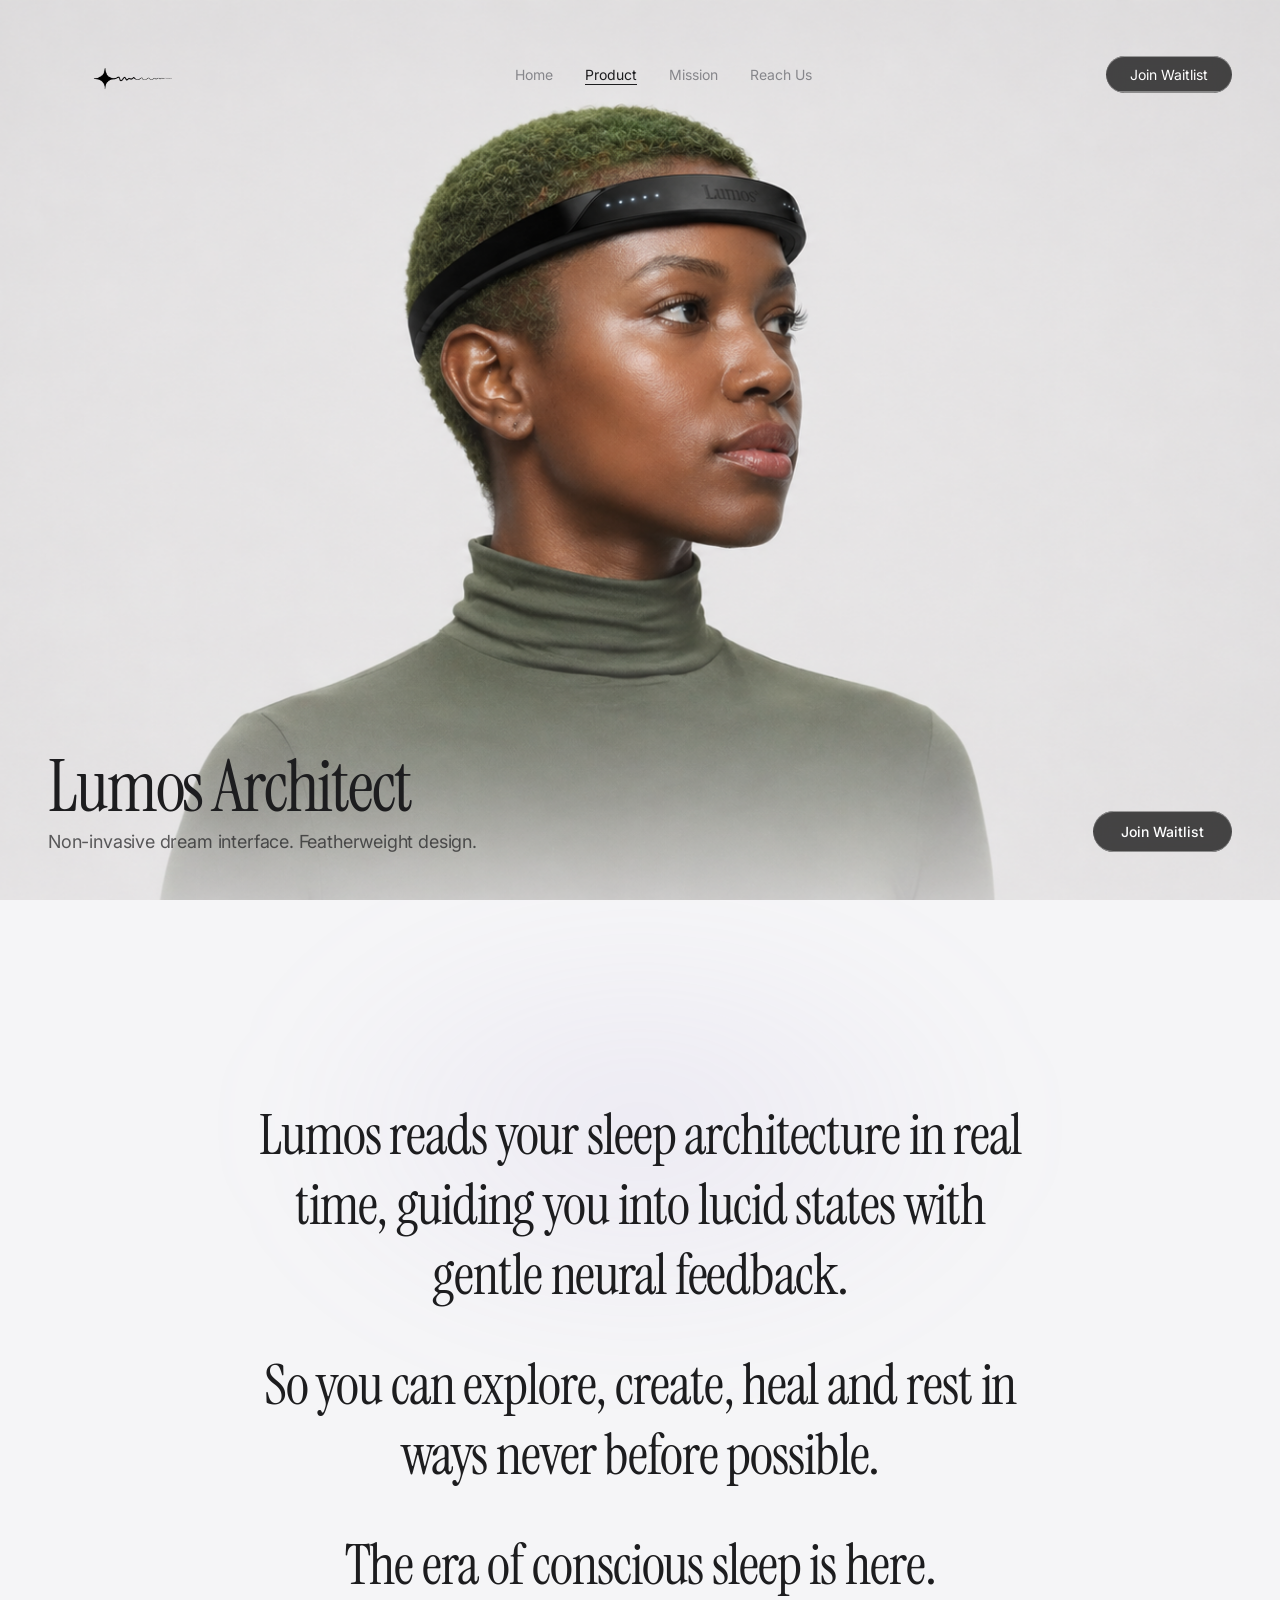
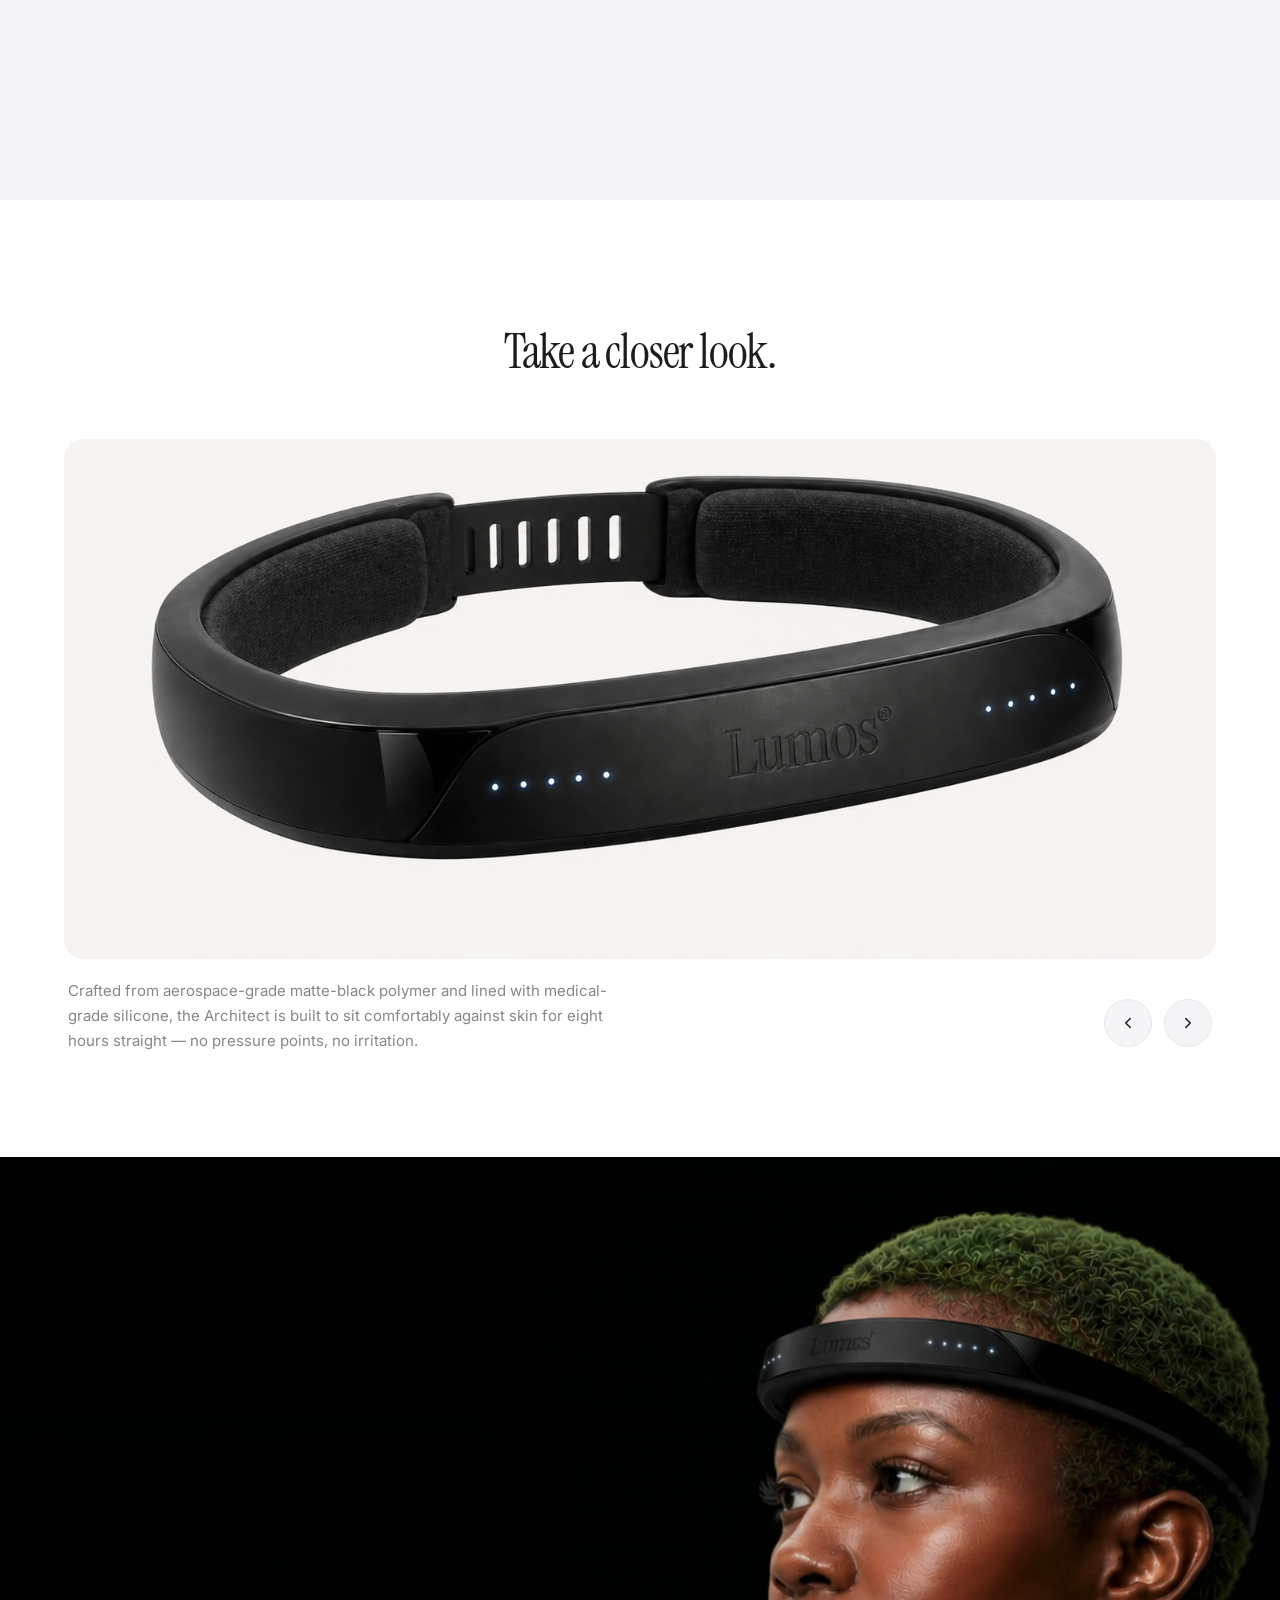
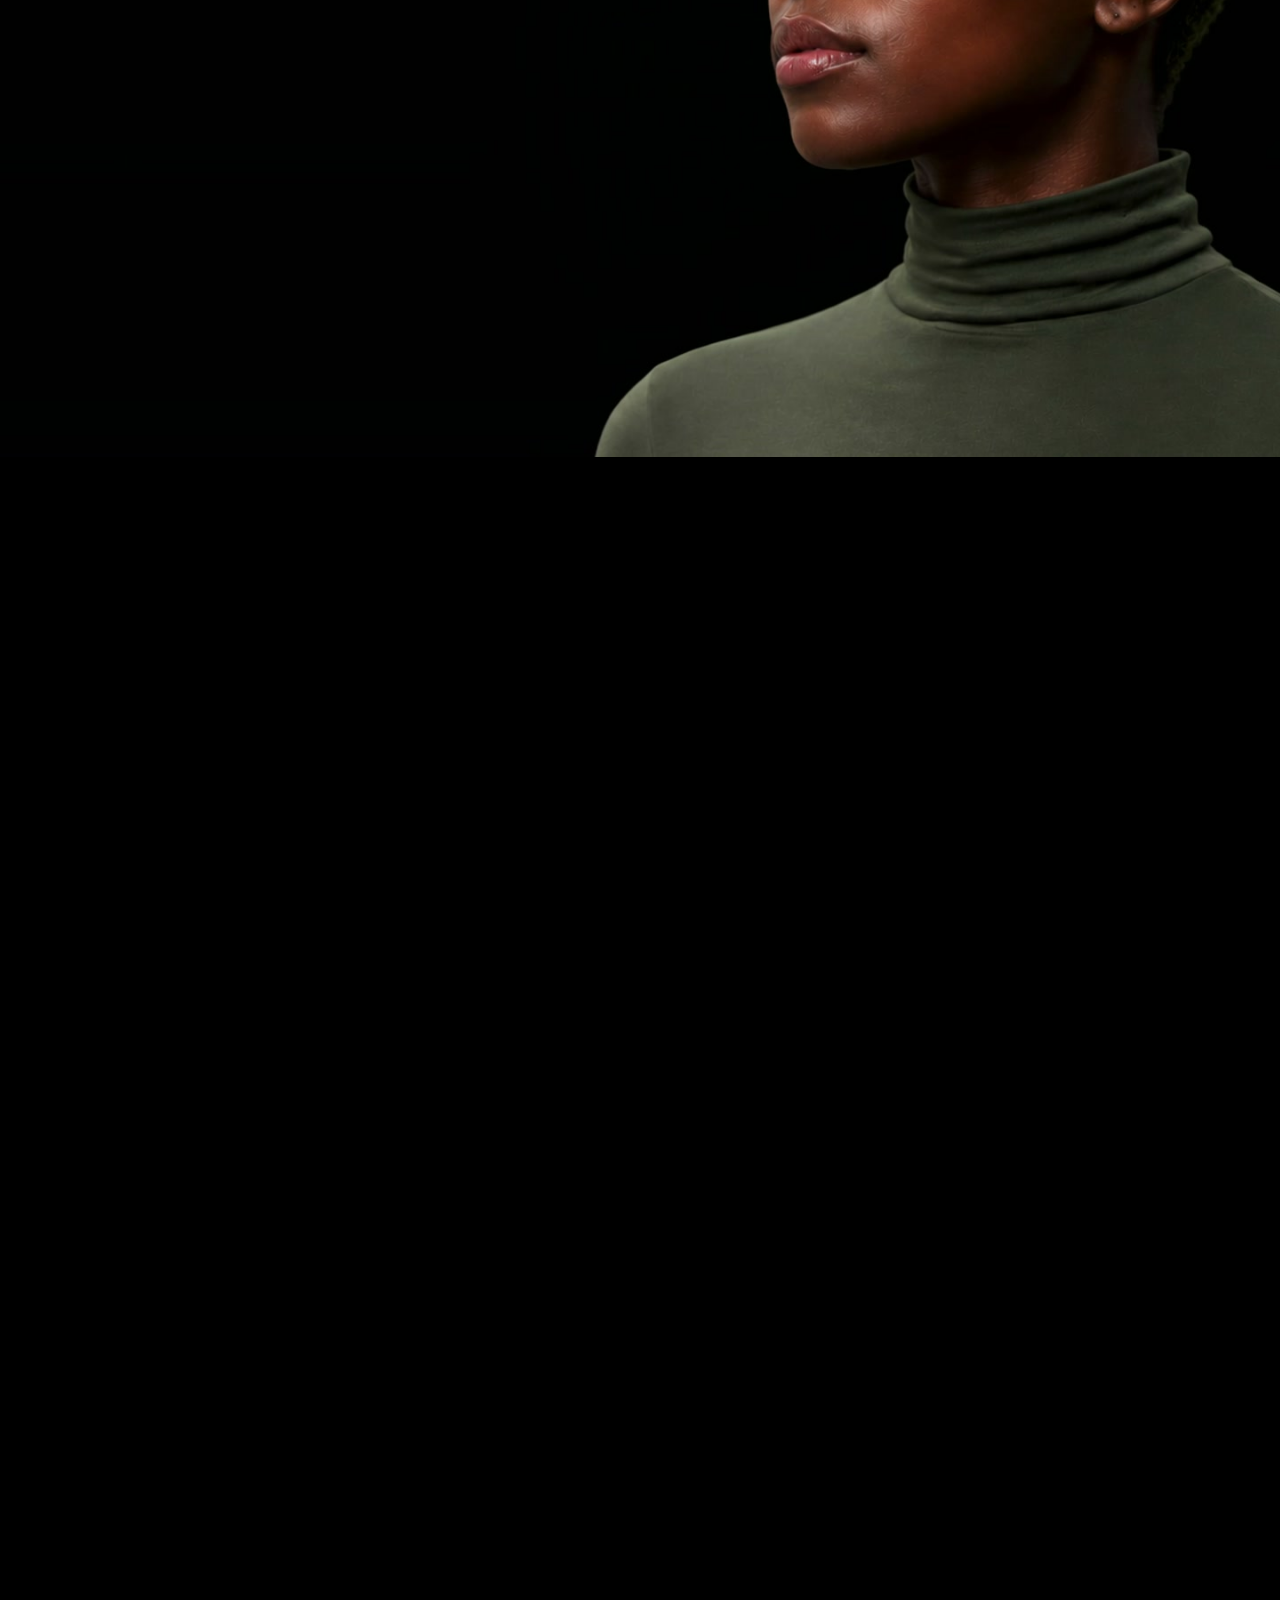
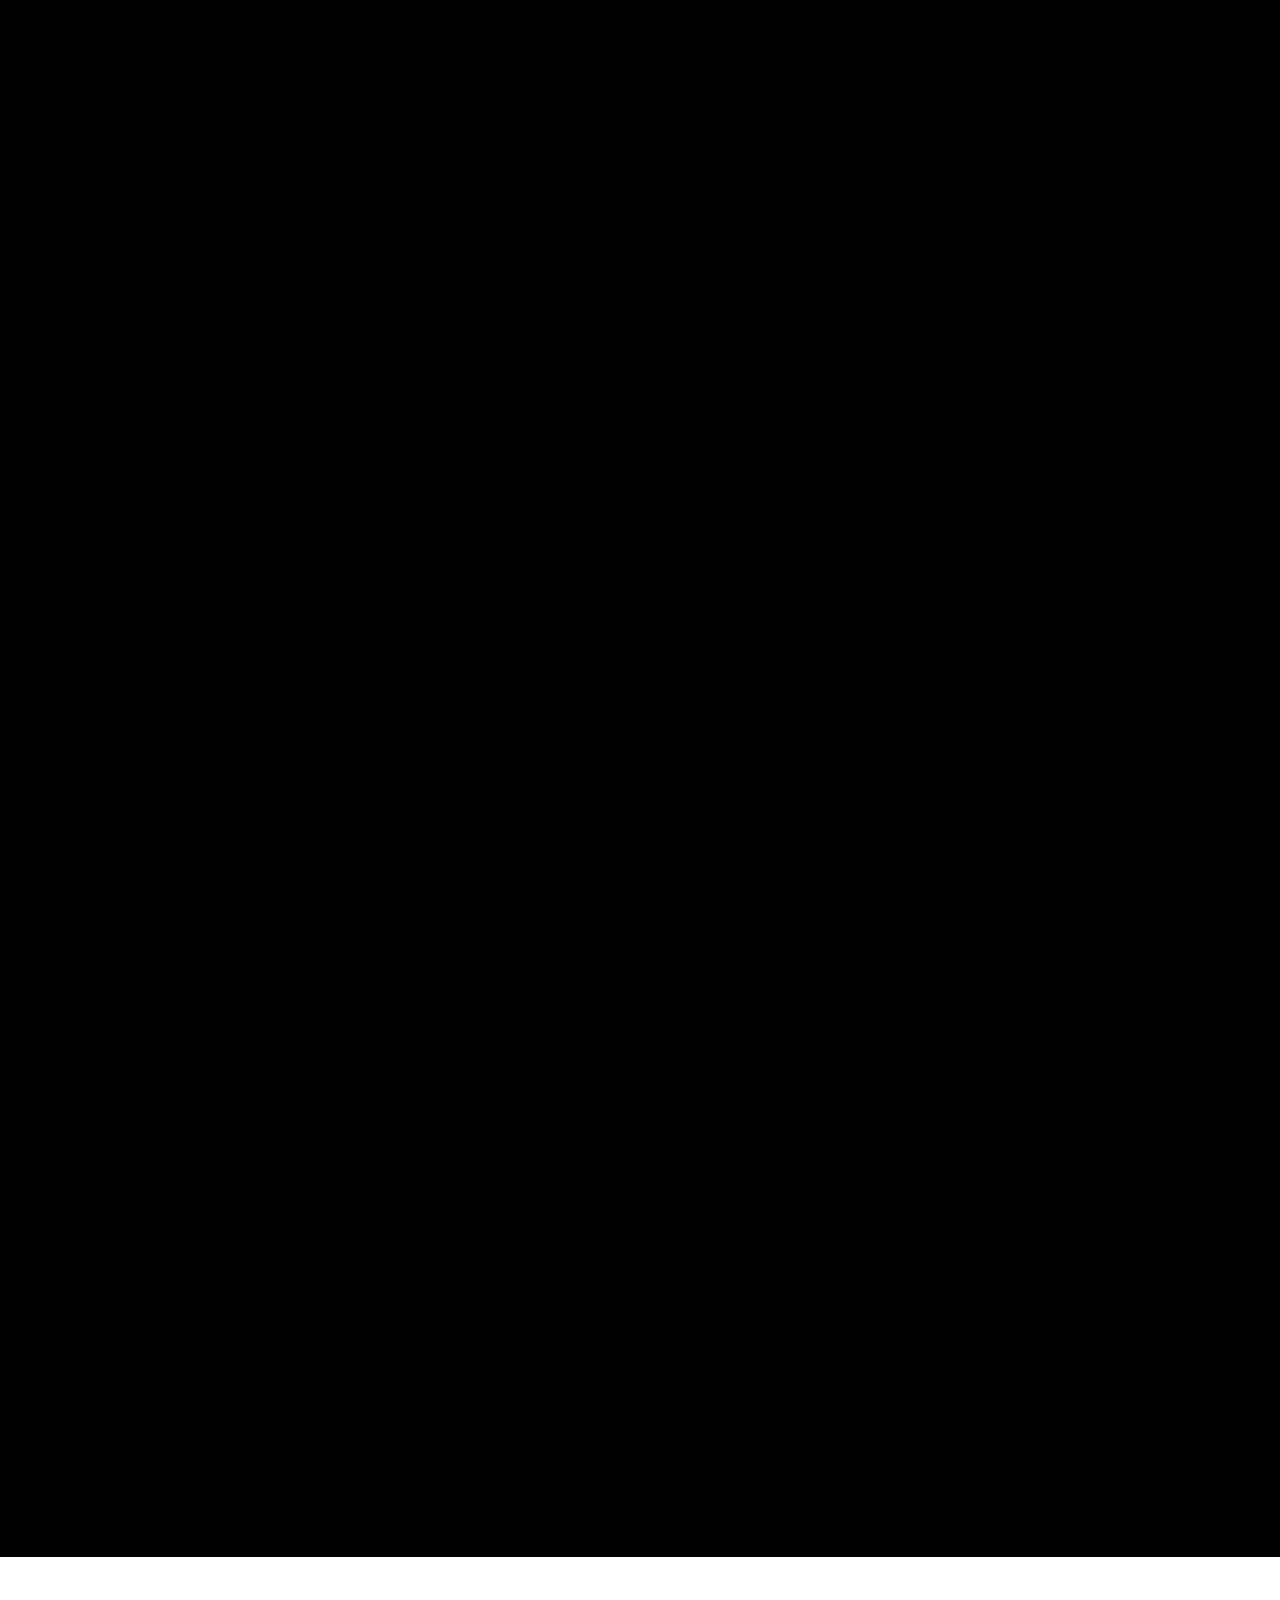
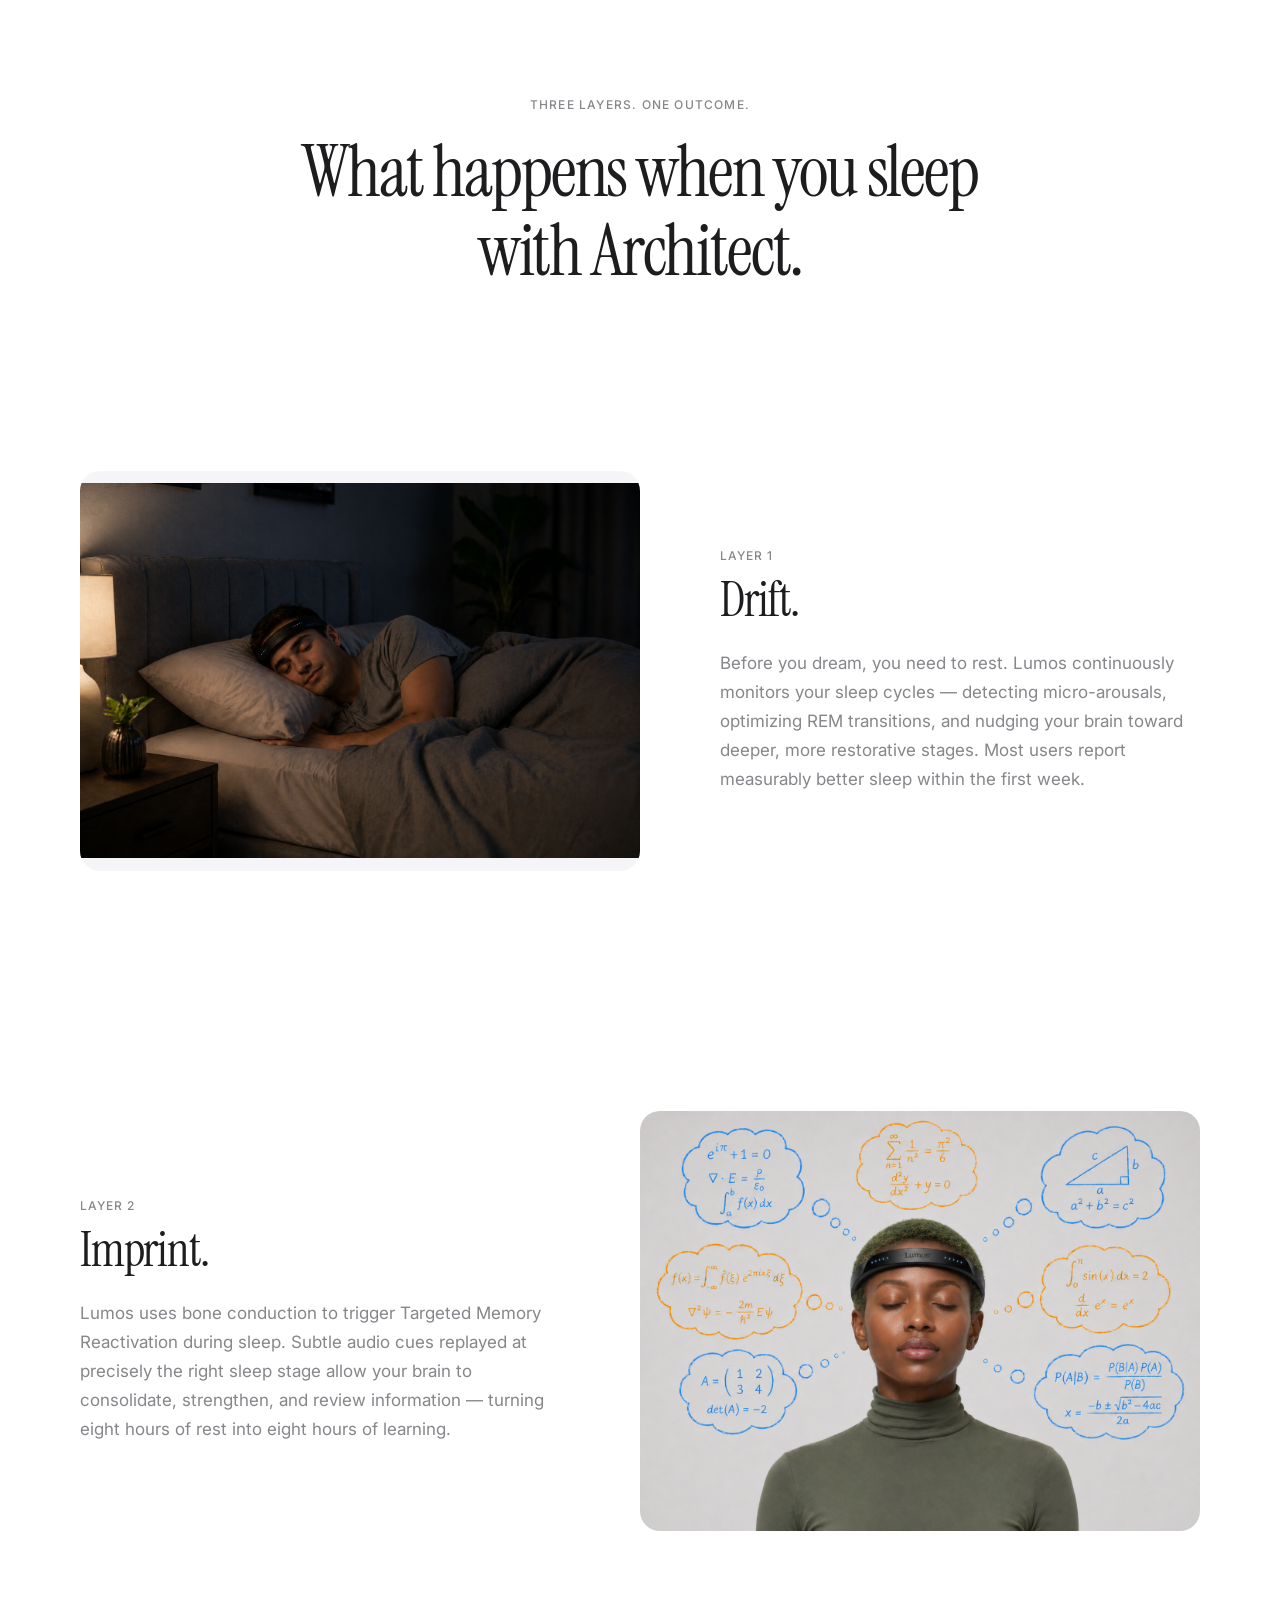
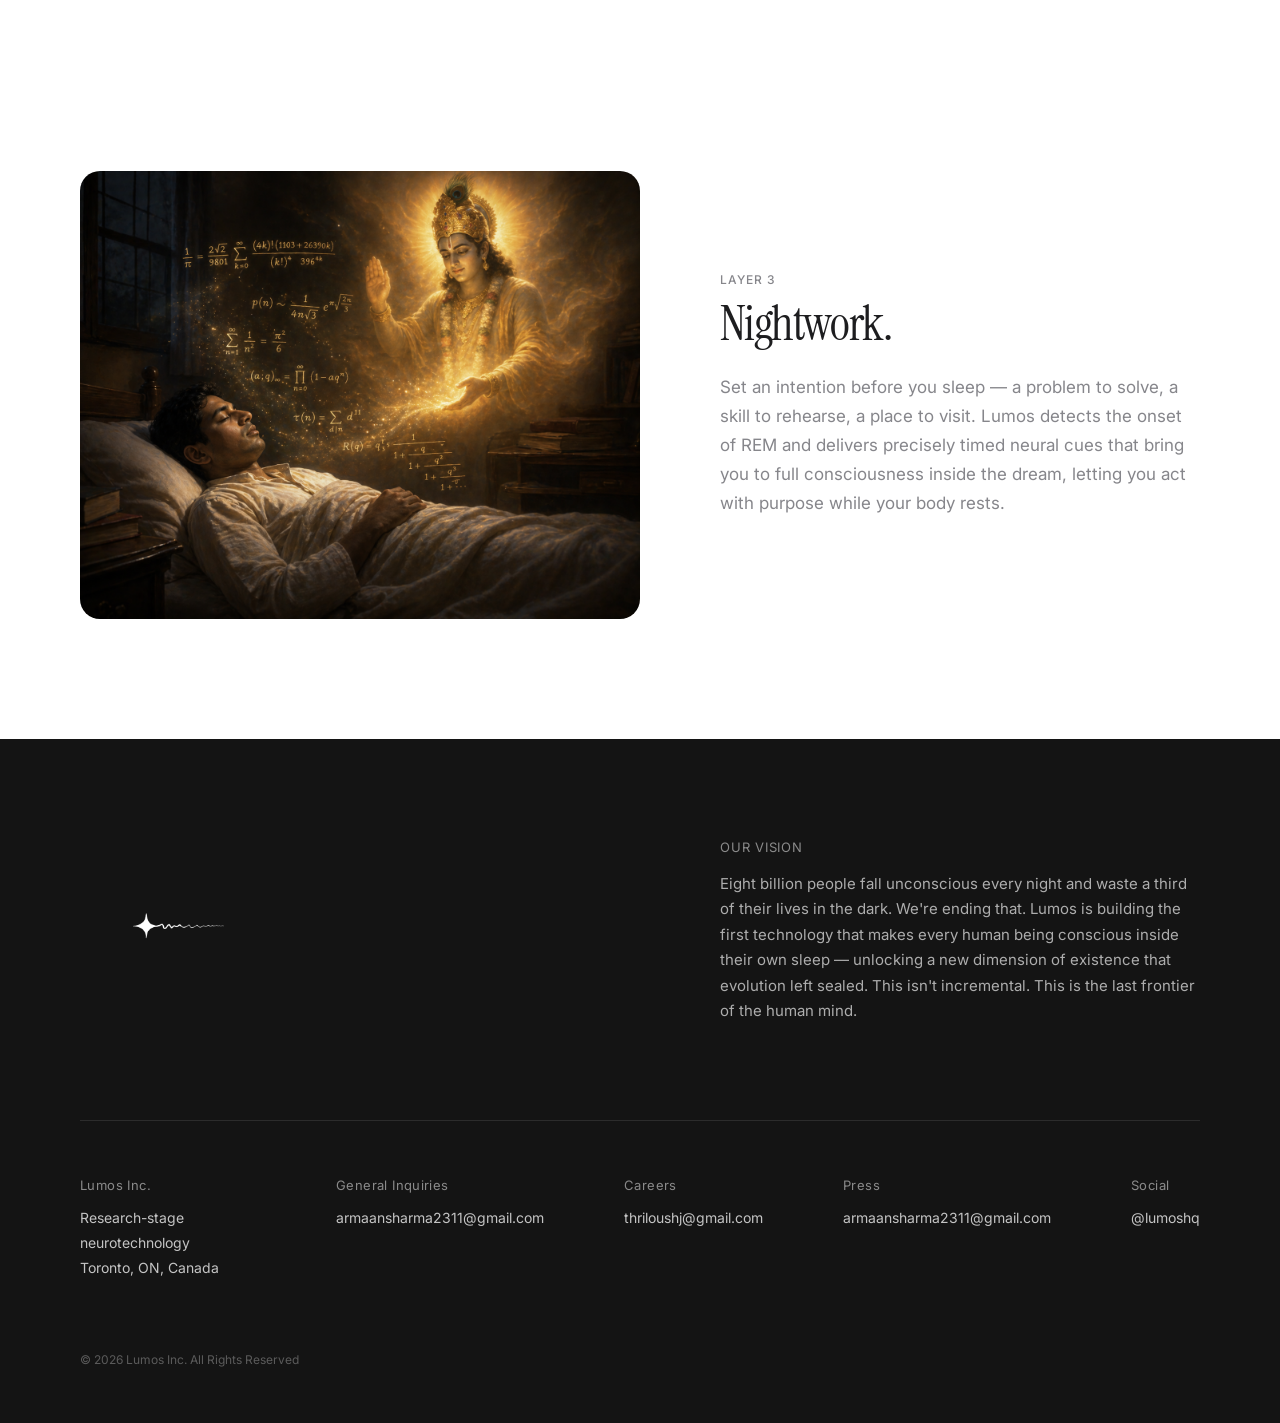
<file: product.html>
<!doctype html>
<html lang="en">
<head>
<meta charset="utf-8" />
<meta name="viewport" content="width=device-width, initial-scale=1" />
<title>Lumos Inc. — Product</title>
<link rel="preconnect" href="https://fonts.googleapis.com">
<link rel="preconnect" href="https://fonts.gstatic.com" crossorigin>
<link href="https://fonts.googleapis.com/css2?family=Instrument+Serif:ital@0;1&family=Inter:wght@300;400;500;600&display=swap" rel="stylesheet">
<style>
  :root {
    --font-display: 'Instrument Serif', serif;
    --font-body: 'Inter', sans-serif;
    --white: #ffffff;
    --off-white: #f5f5f7;
    --black: #1d1d1f;
    --gray: #86868b;
    --light-gray: #e8e8ed;
  }

  * { box-sizing: border-box; margin: 0; padding: 0; }
  html { scroll-behavior: smooth; }
  body {
    font-family: var(--font-body);
    color: var(--black);
    background: var(--white);
    -webkit-font-smoothing: antialiased;
    text-rendering: optimizeLegibility;
    overflow-x: hidden;
  }
  a { text-decoration: none; color: inherit; }
  button { font-family: inherit; border: none; background: none; cursor: pointer; }

  /* ── Nav ── */
  .nav {
    position: absolute;
    top: 0; left: 0; right: 0;
    z-index: 100;
    display: flex;
    justify-content: space-between;
    align-items: center;
    padding: 24px 48px;
    background: transparent;
  }
  .nav-wordmark {
    display: inline-flex;
    align-items: center;
    line-height: 1;
  }
  .nav-wordmark img {
    height: 120px;
    width: auto;
    filter: brightness(0);
    margin-top: -20px;
  }
  .nav-links-left {
    display: none;
    align-items: center;
    gap: 32px;
  }
  @media (min-width: 768px) {
    .nav-links-left { display: flex; }
  }
  .nav-links-left a {
    font-size: 0.875rem;
    font-weight: 400;
    color: var(--gray);
    transition: color 240ms cubic-bezier(0.22, 1, 0.36, 1);
    position: relative;
  }
  .nav-links-left a::after {
    content: '';
    position: absolute;
    left: 0; bottom: -2px;
    width: 0; height: 1px;
    background: var(--black);
    transition: width 240ms cubic-bezier(0.22, 1, 0.36, 1);
  }
  .nav-links-left a.active,
  .nav-links-left a:hover { color: var(--black); }
  .nav-links-left a:hover::after,
  .nav-links-left a.active::after { width: 100%; }

  .nav-cta {
    border-radius: 9999px;
    padding: 10px 24px;
    font-size: 0.875rem;
  }

  /* ── Hero ── */
  .hero {
    position: relative;
    width: 100%;
    height: 100vh;
    background: var(--off-white);
    overflow: hidden;
    display: flex;
    flex-direction: column;
    justify-content: flex-end;
  }
  .hero-img {
    position: absolute;
    inset: 0;
    width: 100%;
    height: 100%;
    object-fit: cover;
    object-position: center top;
  }
  .hero-bar {
    position: relative;
    z-index: 2;
    display: flex;
    justify-content: space-between;
    align-items: flex-end;
    padding: 40px 48px 48px;
  }
  .hero-text h1 {
    font-family: var(--font-display);
    font-size: 4.5rem;
    font-weight: 400;
    letter-spacing: -0.03em;
    line-height: 1;
    color: var(--black);
  }
  .hero-text p {
    font-size: 1.125rem;
    font-weight: 400;
    color: var(--black);
    opacity: 0.7;
    margin-top: 8px;
    letter-spacing: -0.01em;
  }
  .hero-actions {
    display: flex;
    gap: 12px;
    align-items: center;
  }
  .btn-solid {
    padding: 12px 28px;
    border-radius: 980px;
    font-size: 0.875rem;
    font-weight: 500;
  }
  .nav-cta {
    border-radius: 9999px;
    padding: 10px 24px;
    font-size: 0.875rem;
  }
  .liquid-glass {
    background: rgba(0, 0, 0, 0.7); backdrop-filter: blur(8px);
    -webkit-backdrop-filter: blur(8px); border: none;
    box-shadow: inset 0 1px 1px rgba(255,255,255,0.1);
    position: relative; overflow: hidden;
    transition: transform 240ms cubic-bezier(0.22,1,0.36,1);
    color: #ffffff; cursor: pointer;
    display: inline-flex; align-items: center; justify-content: center;
  }
  .liquid-glass::before {
    content: ''; position: absolute; inset: 0; border-radius: inherit; padding: 1.4px;
    background: linear-gradient(180deg,
      rgba(255,255,255,0.4) 0%, rgba(255,255,255,0.1) 40%,
      rgba(255,255,255,0) 50%, rgba(255,255,255,0.1) 60%,
      rgba(255,255,255,0.4) 100%);
    -webkit-mask: linear-gradient(#fff 0 0) content-box, linear-gradient(#fff 0 0);
    -webkit-mask-composite: xor; mask-composite: exclude; pointer-events: none;
  }
  .liquid-glass:hover { transform: scale(1.03); opacity: 0.9; }
  @media (max-width: 768px) {
    .hero-bottom { flex-direction: column; align-items: flex-start; gap: 24px; padding: 24px; }
    .hero-text h1 { font-size: 2.5rem; }
  }

  /* ── Scroll-reveal section ── */
  .reveal-section {
    position: relative;
    min-height: 100vh;
    display: flex;
    flex-direction: column;
    align-items: center;
    justify-content: center;
    text-align: center;
    padding: 120px 40px;
    background: var(--off-white);
    overflow: hidden;
  }
  .reveal-section::before {
    content: '';
    position: absolute;
    top: 0; left: 50%;
    transform: translateX(-50%);
    width: 60%;
    height: 50%;
    background: radial-gradient(ellipse, rgba(180,160,220,0.12) 0%, transparent 70%);
    filter: blur(60px);
    pointer-events: none;
  }
  .reveal-text {
    position: relative;
    z-index: 1;
  }
  .reveal-text p {
    font-family: var(--font-display);
    font-size: 2.5rem;
    font-weight: 400;
    line-height: 1.25;
    letter-spacing: -0.02em;
    color: var(--black);
    max-width: 780px;
    margin: 0 auto;
    opacity: 0;
    transform: translateY(40px);
    transition: opacity 0.8s cubic-bezier(0.22,1,0.36,1), transform 0.8s cubic-bezier(0.22,1,0.36,1);
  }
  .reveal-text p.visible {
    opacity: 1;
    transform: translateY(0);
  }
  .reveal-text p + p {
    margin-top: 40px;
  }
  @media (min-width: 768px) {
    .reveal-text p { font-size: 3rem; }
  }
  @media (min-width: 1024px) {
    .reveal-text p { font-size: 3.5rem; }
  }

  /* ── Carousel section ── */
  .carousel-section {
    padding: 120px 40px 80px;
    background: var(--white);
  }
  .carousel-heading {
    font-family: var(--font-display);
    font-size: 2.5rem;
    font-weight: 400;
    letter-spacing: -0.025em;
    text-align: center;
    margin-bottom: 56px;
    color: var(--black);
  }
  @media (min-width: 768px) {
    .carousel-heading { font-size: 3rem; }
  }
  .carousel-wrapper {
    position: relative;
    max-width: 1200px;
    margin: 0 auto;
    overflow: hidden;
  }
  .carousel-track {
    display: flex;
    gap: 0;
  }
  .carousel-slide {
    flex: 0 0 100%;
    min-width: 100%;
    padding: 0 24px 24px;
  }
  .carousel-card {
    width: 100%;
    height: 520px;
    background: var(--off-white);
    border-radius: 20px;
    overflow: hidden;
    display: flex;
    align-items: center;
    justify-content: center;
  }
  @media (max-width: 768px) {
    .carousel-card { height: 320px; }
  }
  .carousel-card img {
    width: 100%;
    height: 100%;
    object-fit: cover;
  }
  .carousel-desc {
    font-size: 0.9375rem;
    line-height: 1.65;
    color: var(--gray);
    margin-top: 20px;
    padding: 0 4px;
    max-width: 560px;
  }
  .carousel-controls {
    position: absolute;
    right: 28px;
    bottom: 30px;
    display: flex;
    gap: 12px;
    z-index: 10;
  }
  .carousel-btn {
    width: 48px;
    height: 48px;
    border-radius: 50%;
    background: var(--off-white);
    border: 1px solid var(--light-gray);
    display: flex;
    align-items: center;
    justify-content: center;
    transition: all 200ms ease;
    color: var(--black);
  }
  .carousel-btn:hover {
    background: var(--light-gray);
  }
  .carousel-btn svg {
    width: 18px;
    height: 18px;
    stroke: currentColor;
    fill: none;
    stroke-width: 2;
    stroke-linecap: round;
    stroke-linejoin: round;
  }
  .carousel-caption {
    text-align: center;
    margin-top: 24px;
    font-size: 0.9375rem;
    line-height: 1.6;
    color: var(--gray);
    max-width: 600px;
    margin-left: auto;
    margin-right: auto;
  }

  /* ── Scroll Video Section ── */
  .scroll-video-section {
    position: relative;
    height: 400vh;
    background: #000;
  }
  .sticky-container {
    position: sticky;
    top: 0;
    width: 100%;
    height: 100vh;
    display: flex;
    align-items: center;
    justify-content: center;
    overflow: hidden;
  }
  #scrollVideo {
    display: block;
    width: 100%;
    height: 100%;
    object-fit: contain;
  }

  /* ── Scroll Video Text Overlays ── */
  .scroll-text-overlay {
    position: absolute;
    z-index: 10;
    top: 0; left: 0;
    width: 100%;
    height: 100%;
    pointer-events: none;
  }
  .scroll-text-block {
    position: absolute;
    opacity: 0;
    transition: opacity 0.05s linear;
    max-width: 420px;
    padding: 0 48px;
  }
  .scroll-text-block .st-label {
    font-family: var(--font-body);
    font-size: 0.75rem;
    font-weight: 500;
    letter-spacing: 0.1em;
    text-transform: uppercase;
    color: rgba(255,255,255,0.45);
    margin-bottom: 14px;
  }
  .scroll-text-block .st-title {
    font-family: var(--font-display);
    font-size: 2.75rem;
    font-weight: 400;
    letter-spacing: -0.025em;
    line-height: 1.1;
    color: #ffffff;
    margin-bottom: 20px;
  }
  .scroll-text-block .st-desc {
    font-family: var(--font-body);
    font-size: 0.9375rem;
    font-weight: 300;
    line-height: 1.75;
    color: rgba(255,255,255,0.6);
  }
  /* State 1: left-center */
  .scroll-text-1 {
    left: 5%;
    top: 50%;
    transform: translateY(-50%);
  }
  /* State 2: left side over black space */
  .scroll-text-2 {
    left: 5%;
    top: 50%;
    transform: translateY(-50%);
    text-align: left;
  }
  /* State 3: right side over black space (ear is on left) */
  .scroll-text-3 {
    right: 5%;
    top: 50%;
    transform: translateY(-50%);
    text-align: left;
  }
  @media (max-width: 768px) {
    .scroll-text-block { max-width: 280px; padding: 0 24px; }
    .scroll-text-block .st-title { font-size: 1.75rem; }
    .scroll-text-block .st-desc { font-size: 0.8125rem; }
    .scroll-text-1 { left: 5%; top: 10%; transform: none; }
    .scroll-text-2 { left: 5%; top: 8%; transform: none; }
    .scroll-text-3 { right: 5%; top: 8%; transform: none; }
  }
  @media (min-width: 1200px) {
    .scroll-text-block { max-width: 500px; }
    .scroll-text-block .st-title { font-size: 3.25rem; }
    .scroll-text-block .st-desc { font-size: 1rem; }
    .scroll-text-1 { left: 7%; }
    .scroll-text-2 { left: 7%; }
    .scroll-text-3 { right: 7%; }
  }

  /* ── Impact Title ── */
  .impact-title-section {
    padding: 140px 48px 60px;
    background: var(--white);
    text-align: center;
  }
  .impact-label {
    font-family: var(--font-body);
    font-size: 0.75rem;
    font-weight: 500;
    letter-spacing: 0.1em;
    text-transform: uppercase;
    color: var(--gray);
    margin-bottom: 20px;
  }
  .impact-heading {
    font-family: var(--font-display);
    font-size: 3.5rem;
    font-weight: 400;
    letter-spacing: -0.03em;
    line-height: 1.1;
    color: var(--black);
    max-width: 700px;
    margin: 0 auto;
  }
  @media (min-width: 768px) {
    .impact-heading { font-size: 4.5rem; }
  }

  /* ── Layer 1 section ── */
  .layer-section {
    display: flex;
    flex-direction: row;
    align-items: center;
    gap: 80px;
    padding: 120px 80px;
    background: var(--white);
    max-width: 1400px;
    margin: 0 auto;
  }
  @media (max-width: 768px) {
    .layer-section { flex-direction: column; padding: 80px 24px; gap: 48px; }
  }
  .layer-img-wrap {
    flex: 0 0 50%;
    max-width: 50%;
    border-radius: 20px;
    overflow: hidden;
    background: var(--off-white);
    min-height: 400px;
    display: flex;
    align-items: center;
    justify-content: center;
  }
  @media (max-width: 768px) {
    .layer-img-wrap { max-width: 100%; flex: unset; width: 100%; min-height: 280px; }
  }
  .layer-img-wrap img {
    width: 100%;
    height: 100%;
    object-fit: cover;
  }
  .layer-content {
    flex: 1;
  }
  .layer-label {
    font-size: 0.75rem;
    font-weight: 500;
    letter-spacing: 0.08em;
    text-transform: uppercase;
    color: var(--gray);
    margin-bottom: 12px;
  }
  .layer-title {
    font-family: var(--font-display);
    font-size: 3rem;
    font-weight: 400;
    letter-spacing: -0.025em;
    line-height: 1.05;
    color: var(--black);
    margin-bottom: 24px;
  }
  @media (max-width: 768px) {
    .layer-title { font-size: 2.25rem; }
  }
  .layer-desc {
    font-size: 1.0625rem;
    line-height: 1.7;
    color: var(--gray);
    max-width: 480px;
  }
  .layer-reverse {
    flex-direction: row-reverse;
  }
  @media (max-width: 768px) {
    .layer-reverse { flex-direction: column; }
  }

  /* ── Animations ── */
  @keyframes fade-up {
    from { opacity: 0; transform: translateY(30px); }
    to { opacity: 1; transform: translateY(0); }
  }
  .fade-up {
    opacity: 0;
    transform: translateY(30px);
    transition: opacity 0.7s cubic-bezier(0.22,1,0.36,1), transform 0.7s cubic-bezier(0.22,1,0.36,1);
  }
  .fade-up.visible {
    opacity: 1;
    transform: translateY(0);
  }

  /* ── Footer — Dark ─────────────────────────────── */
  .site-footer {
    background: #141414; color: #fff; padding: 100px 80px 56px;
  }
  @media (max-width: 768px) { .site-footer { padding: 72px 32px 40px; } }
  .footer-top {
    display: flex; justify-content: space-between; align-items: flex-start;
    gap: 80px; margin-bottom: 96px;
  }
  @media (max-width: 768px) {
    .footer-top { flex-direction: column; gap: 56px; margin-bottom: 56px; }
  }
  .footer-logo { flex-shrink: 0; }
  .footer-logo-mark {
    line-height: 1;
  }
  .footer-logo-mark img {
    height: 140px;
    width: auto;
  }
  .footer-right { max-width: 480px; }
  .footer-vision-label {
    font-family: var(--font-body); font-size: 0.8125rem;
    letter-spacing: 0.06em; text-transform: uppercase;
    color: rgba(255,255,255,0.5); margin: 0 0 16px;
  }
  .footer-vision {
    font-family: var(--font-body); font-size: 0.9375rem;
    line-height: 1.7; color: rgba(255,255,255,0.65); margin: 0;
  }
  .footer-bottom {
    display: flex; justify-content: space-between; align-items: flex-start;
    gap: 80px; padding-top: 56px;
    border-top: 1px solid rgba(255,255,255,0.1);
  }
  @media (max-width: 768px) {
    .footer-bottom { flex-direction: column; gap: 40px; }
  }
  .footer-col h4 {
    font-family: var(--font-body); font-size: 0.8125rem; font-weight: 400;
    color: rgba(255,255,255,0.5); margin: 0 0 12px; letter-spacing: 0.03em;
  }
  .footer-col p, .footer-col a {
    font-family: var(--font-body); font-size: 0.875rem; line-height: 1.8;
    color: rgba(255,255,255,0.75); margin: 0; display: block;
    transition: color 0.2s ease;
  }
  .footer-col a:hover { color: #fff; }
  .footer-copy {
    margin-top: 72px; font-family: var(--font-body);
    font-size: 0.75rem; color: rgba(255,255,255,0.3);
  }
</style>
</head>
<body>

<!-- Nav -->
<nav class="nav">
  <a href="lumos-hero.html" class="nav-wordmark"><img src="logo.png" alt="Lumos" /></a>

  <div class="nav-links-left">
    <a href="lumos-hero.html">Home</a>
    <a href="product.html" class="active">Product</a>
    <a href="mission.html">Mission</a>
    <a href="lumos-hero.html#reach">Reach Us</a>
  </div>

  <button class="liquid-glass nav-cta" onclick="window.location.href='waitlist.html'">Join Waitlist</button>
</nav>

<!-- Hero -->
<section class="hero">
  <img class="hero-img" src="architect.png" alt="Person wearing the Lumos headband" />
  <div class="hero-bar">
    <div class="hero-text">
      <h1>Lumos Architect</h1>
      <p>Non-invasive dream interface. Featherweight design.</p>
    </div>
    <div class="hero-actions">
      <button class="liquid-glass btn-solid" onclick="window.location.href='waitlist.html'">Join Waitlist</button>
    </div>
  </div>
</section>

<!-- Scroll-reveal -->
<section class="reveal-section">
  <div class="reveal-text">
    <p>Lumos reads your <span class="serif">sleep architecture</span> in <span class="serif">real time,</span> guiding you into <span class="serif">lucid states</span> with gentle <span class="serif">neural feedback.</span></p>
    <p>So you can <span class="serif">explore, create, heal</span> and <span class="serif">rest</span> in ways never before possible.</p>
    <p>The era of <span class="serif">conscious sleep</span> is here.</p>
  </div>
</section>

<!-- Carousel -->
<section class="carousel-section">
  <h2 class="carousel-heading">Take a closer look.</h2>
  <div class="carousel-wrapper">
    <div class="carousel-track" id="carouselTrack">
      <div class="carousel-slide">
        <div class="carousel-card"><img src="arch1.png" alt="Lumos Headband material close-up" /></div>
        <p class="carousel-desc">Crafted from aerospace-grade matte-black polymer and lined with medical-grade silicone, the Architect is built to sit comfortably against skin for eight hours straight — no pressure points, no irritation.</p>
      </div>
      <div class="carousel-slide">
        <div class="carousel-card"><img src="arch 2.png" alt="Lumos Headband LED indicators" /></div>
        <p class="carousel-desc">Five precision LED indicators on the front module display your current sleep stage — light, deep, or REM — and double as a battery gauge during charging, so you always know the headband's status at a glance.</p>
      </div>
      <div class="carousel-slide">
        <div class="carousel-card"><img src="arch3.png" alt="Adjustable rear strap" /></div>
        <p class="carousel-desc">The rear strap features ventilation slots for airflow and a micro-adjust buckle system flanked by cushioned pads, ensuring a secure, breathable fit for every head size through the night.</p>
      </div>
    </div>
    <div class="carousel-controls">
      <button class="carousel-btn" id="carouselPrev" aria-label="Previous">
        <svg viewBox="0 0 24 24"><polyline points="15 18 9 12 15 6"></polyline></svg>
      </button>
      <button class="carousel-btn" id="carouselNext" aria-label="Next">
        <svg viewBox="0 0 24 24"><polyline points="9 6 15 12 9 18"></polyline></svg>
      </button>
    </div>
  </div>
</section>

<!-- Scroll Video -->
<section class="scroll-video-section">
  <div class="sticky-container">
    <canvas id="scrollVideo"></canvas>
    <div class="scroll-text-overlay">

      <div class="scroll-text-block scroll-text-1" id="scrollText1">
        <div class="st-label">Technology</div>
        <h3 class="st-title">Explore what's inside Architect.</h3>
      </div>

      <div class="scroll-text-block scroll-text-2" id="scrollText2">
        <div class="st-label">Detection</div>
        <h3 class="st-title">Reading your brain. In real time.</h3>
        <p class="st-desc">Architect houses four medical-grade EEG channels embedded seamlessly into the headband's inner lining. These dry-electrode sensors continuously monitor cortical activity across the frontal and temporal lobes — detecting the precise moment your brain transitions from light sleep into deep slow-wave stages and, ultimately, into REM. The system classifies sleep phases with clinical-level accuracy in under three seconds, giving Architect the intelligence to act at exactly the right moment.</p>
      </div>

      <div class="scroll-text-block scroll-text-3" id="scrollText3">
        <div class="st-label">Action</div>
        <h3 class="st-title">The signal that changes everything.</h3>
        <p class="st-desc">Once REM is confirmed, Architect activates its bone-conduction transducers — delivering a precisely calibrated audio cue lasting just 50 to 100 milliseconds. The sound is imperceptible to anyone nearby, but your sleeping brain registers it clearly. Over successive nights, this cue becomes neurally linked to an intention you set before bed — a problem to solve, a skill to rehearse, a place to revisit. The result: a reliable neural pathway between external stimulus and conscious awareness inside the dream, dramatically increasing your probability of lucidity.</p>
      </div>

    </div>
  </div>
</section>

<!-- Impact Title -->
<section class="impact-title-section fade-up">
  <p class="impact-label">Three layers. One outcome.</p>
  <h2 class="impact-heading">What happens when you sleep with Architect.</h2>
</section>

<!-- Layer 1 -->
<section class="layer-section fade-up">
  <div class="layer-img-wrap">
    <img src="sleep.png" alt="Person sleeping with Lumos headband" />
  </div>
  <div class="layer-content">
    <div class="layer-label">Layer 1</div>
    <h3 class="layer-title">Drift.</h3>
    <p class="layer-desc">Before you dream, you need to rest. Lumos continuously monitors your sleep cycles — detecting micro-arousals, optimizing REM transitions, and nudging your brain toward deeper, more restorative stages. Most users report measurably better sleep within the first week.</p>
  </div>
</section>

<!-- Layer 2 -->
<section class="layer-section layer-reverse fade-up">
  <div class="layer-img-wrap">
    <img src="2.png" alt="Targeted Memory Reactivation" />
  </div>
  <div class="layer-content">
    <div class="layer-label">Layer 2</div>
    <h3 class="layer-title">Imprint.</h3>
    <p class="layer-desc">Lumos uses bone conduction to trigger Targeted Memory Reactivation during sleep. Subtle audio cues replayed at precisely the right sleep stage allow your brain to consolidate, strengthen, and review information — turning eight hours of rest into eight hours of learning.</p>
  </div>
</section>

<!-- Layer 3 -->
<section class="layer-section fade-up">
  <div class="layer-img-wrap">
    <img src="3.png" alt="The Ramanujan Effect" />
  </div>
  <div class="layer-content">
    <div class="layer-label">Layer 3</div>
    <h3 class="layer-title">Nightwork.</h3>
    <p class="layer-desc">Set an intention before you sleep — a problem to solve, a skill to rehearse, a place to visit. Lumos detects the onset of REM and delivers precisely timed neural cues that bring you to full consciousness inside the dream, letting you act with purpose while your body rests.</p>
  </div>
</section>

<!-- ═══════════════ FOOTER ═══════════════ -->
<footer class="site-footer" id="reach">
  <div class="footer-top">
    <div class="footer-logo">
      <div class="footer-logo-mark"><img src="logo.png" alt="Lumos" /></div>
    </div>
    <div class="footer-right">
      <p class="footer-vision-label">Our Vision</p>
      <p class="footer-vision">Eight billion people fall unconscious every night and waste a third of their lives in the dark. We're ending that. Lumos is building the first technology that makes every human being conscious inside their own sleep — unlocking a new dimension of existence that evolution left sealed. This isn't incremental. This is the last frontier of the human mind.</p>
    </div>
  </div>

  <div class="footer-bottom">
    <div class="footer-col">
      <h4>Lumos Inc.</h4>
      <p>Research-stage neurotechnology</p>
      <p>Toronto, ON, Canada</p>
    </div>
    <div class="footer-col">
      <h4>General Inquiries</h4>
      <a href="mailto:armaansharma2311@gmail.com">armaansharma2311@gmail.com</a>
    </div>
    <div class="footer-col">
      <h4>Careers</h4>
      <a href="mailto:thriloushj@gmail.com">thriloushj@gmail.com</a>
    </div>
    <div class="footer-col">
      <h4>Press</h4>
      <a href="mailto:armaansharma2311@gmail.com">armaansharma2311@gmail.com</a>
    </div>
    <div class="footer-col">
      <h4>Social</h4>
      <a href="#">@lumoshq</a>
    </div>
  </div>

  <p class="footer-copy">&copy; 2026 Lumos Inc. All Rights Reserved</p>
</footer>

<script>
  // Scroll-reveal observer
  const revealPs = document.querySelectorAll('.reveal-text p');
  const revealObs = new IntersectionObserver((entries) => {
    entries.forEach(e => {
      if (e.isIntersecting) e.target.classList.add('visible');
    });
  }, { threshold: 0.3 });
  revealPs.forEach((p, i) => {
    p.style.transitionDelay = `${i * 0.15}s`;
    revealObs.observe(p);
  });

  // Fade-up observer
  const fadeEls = document.querySelectorAll('.fade-up');
  const fadeObs = new IntersectionObserver((entries) => {
    entries.forEach(e => {
      if (e.isIntersecting) e.target.classList.add('visible');
    });
  }, { threshold: 0.15 });
  fadeEls.forEach(el => fadeObs.observe(el));

  // Carousel
  const track = document.getElementById('carouselTrack');
  const slides = track.querySelectorAll('.carousel-slide');
  const prevBtn = document.getElementById('carouselPrev');
  const nextBtn = document.getElementById('carouselNext');
  let currentSlide = 0;

  function updateCarousel() {
    track.style.transition = 'transform 600ms cubic-bezier(0.22,1,0.36,1)';
    track.style.transform = `translateX(-${currentSlide * 100}%)`;
  }

  prevBtn.addEventListener('click', () => {
    if (currentSlide > 0) { currentSlide--; updateCarousel(); }
  });
  nextBtn.addEventListener('click', () => {
    if (currentSlide < slides.length - 1) { currentSlide++; updateCarousel(); }
  });

  // ── Scroll-scrub Canvas Video ──
  (function() {
    const TOTAL_FRAMES = 347;
    const FRAME_PATH = 'assets/frames/frame_';
    const FRAME_EXT = '.jpg';
    const canvas = document.getElementById('scrollVideo');
    const ctx = canvas.getContext('2d');
    const section = document.querySelector('.scroll-video-section');

    // Frame cache
    const frames = new Array(TOTAL_FRAMES);
    let loadedCount = 0;
    let currentFrame = 0;
    let targetFrame = 0;
    let animating = false;

    // Retina scaling + responsive resize
    function resizeCanvas() {
      const dpr = window.devicePixelRatio || 1;
      const rect = canvas.parentElement.getBoundingClientRect();
      canvas.width = rect.width * dpr;
      canvas.height = rect.height * dpr;
      canvas.style.width = rect.width + 'px';
      canvas.style.height = rect.height + 'px';
      ctx.setTransform(dpr, 0, 0, dpr, 0, 0);
      drawFrame(currentFrame);
    }

    // Frame path helper (1-indexed, zero-padded to 4 digits)
    function framePath(index) {
      const num = String(index + 1).padStart(4, '0');
      return FRAME_PATH + num + FRAME_EXT;
    }

    // Draw a frame to canvas (cover fit)
    function drawFrame(index) {
      const img = frames[index];
      if (!img || !img.complete || !img.naturalWidth) return;

      const cw = canvas.width / (window.devicePixelRatio || 1);
      const ch = canvas.height / (window.devicePixelRatio || 1);
      const iw = img.naturalWidth;
      const ih = img.naturalHeight;

      // Cover fit calculation
      const scale = Math.max(cw / iw, ch / ih);
      const sw = iw * scale;
      const sh = ih * scale;
      const sx = (cw - sw) / 2;
      const sy = (ch - sh) / 2;

      ctx.clearRect(0, 0, cw, ch);
      ctx.drawImage(img, sx, sy, sw, sh);
    }

    // Preload frames in batches (nearby first)
    function preloadRange(start, end) {
      for (let i = start; i <= end && i < TOTAL_FRAMES; i++) {
        if (frames[i]) continue;
        const img = new Image();
        img.src = framePath(i);
        frames[i] = img;
        img.onload = function() {
          loadedCount++;
          if (i === 0 && currentFrame === 0) drawFrame(0);
        };
      }
    }

    // Initial preload: first 30 frames immediately, rest progressively
    preloadRange(0, 29);
    setTimeout(() => preloadRange(30, 99), 200);
    setTimeout(() => preloadRange(100, 199), 600);
    setTimeout(() => preloadRange(200, TOTAL_FRAMES - 1), 1200);

    // Smooth interpolation loop
    function animate() {
      if (Math.abs(targetFrame - currentFrame) < 0.5) {
        currentFrame = targetFrame;
        animating = false;
      } else {
        currentFrame += (targetFrame - currentFrame) * 0.12;
        requestAnimationFrame(animate);
      }
      drawFrame(Math.round(currentFrame));
    }

    function startAnimation() {
      if (!animating) {
        animating = true;
        requestAnimationFrame(animate);
      }
    }

    // Text overlay elements
    const text1 = document.getElementById('scrollText1');
    const text2 = document.getElementById('scrollText2');
    const text3 = document.getElementById('scrollText3');

    // Compute opacity with smooth fade-in/out within a progress range
    function rangeOpacity(progress, fadeIn, peakStart, peakEnd, fadeOut) {
      if (progress < fadeIn || progress > fadeOut) return 0;
      if (progress >= peakStart && progress <= peakEnd) return 1;
      if (progress < peakStart) return (progress - fadeIn) / (peakStart - fadeIn);
      return 1 - (progress - peakEnd) / (fadeOut - peakEnd);
    }

    function updateTextOverlays(progress) {
      // State 1: wide shot ~0.02–0.20
      text1.style.opacity = rangeOpacity(progress, 0.02, 0.06, 0.16, 0.24);
      // State 2: headband close-up ~0.30–0.55
      text2.style.opacity = rangeOpacity(progress, 0.30, 0.36, 0.50, 0.58);
      // State 3: ear close-up ~0.64–0.88
      text3.style.opacity = rangeOpacity(progress, 0.64, 0.70, 0.82, 0.90);
    }

    // Scroll handler
    function onScroll() {
      const rect = section.getBoundingClientRect();
      const sectionTop = -rect.top;
      const sectionHeight = rect.height - window.innerHeight;

      if (sectionTop < 0 || sectionTop > sectionHeight) {
        // Hide all text when outside section
        text1.style.opacity = 0;
        text2.style.opacity = 0;
        text3.style.opacity = 0;
        return;
      }

      const progress = Math.min(Math.max(sectionTop / sectionHeight, 0), 1);
      targetFrame = Math.min(Math.floor(progress * (TOTAL_FRAMES - 1)), TOTAL_FRAMES - 1);

      // Update text overlays
      updateTextOverlays(progress);

      // Preload nearby frames
      const nearby = 15;
      preloadRange(Math.max(0, targetFrame - nearby), Math.min(TOTAL_FRAMES - 1, targetFrame + nearby));

      startAnimation();
    }

    window.addEventListener('scroll', onScroll, { passive: true });
    window.addEventListener('resize', resizeCanvas);
    resizeCanvas();

    // Initial draw once first frame loads
    if (frames[0] && frames[0].complete) {
      drawFrame(0);
    }
  })();
</script>
</body>
</html>
</file>
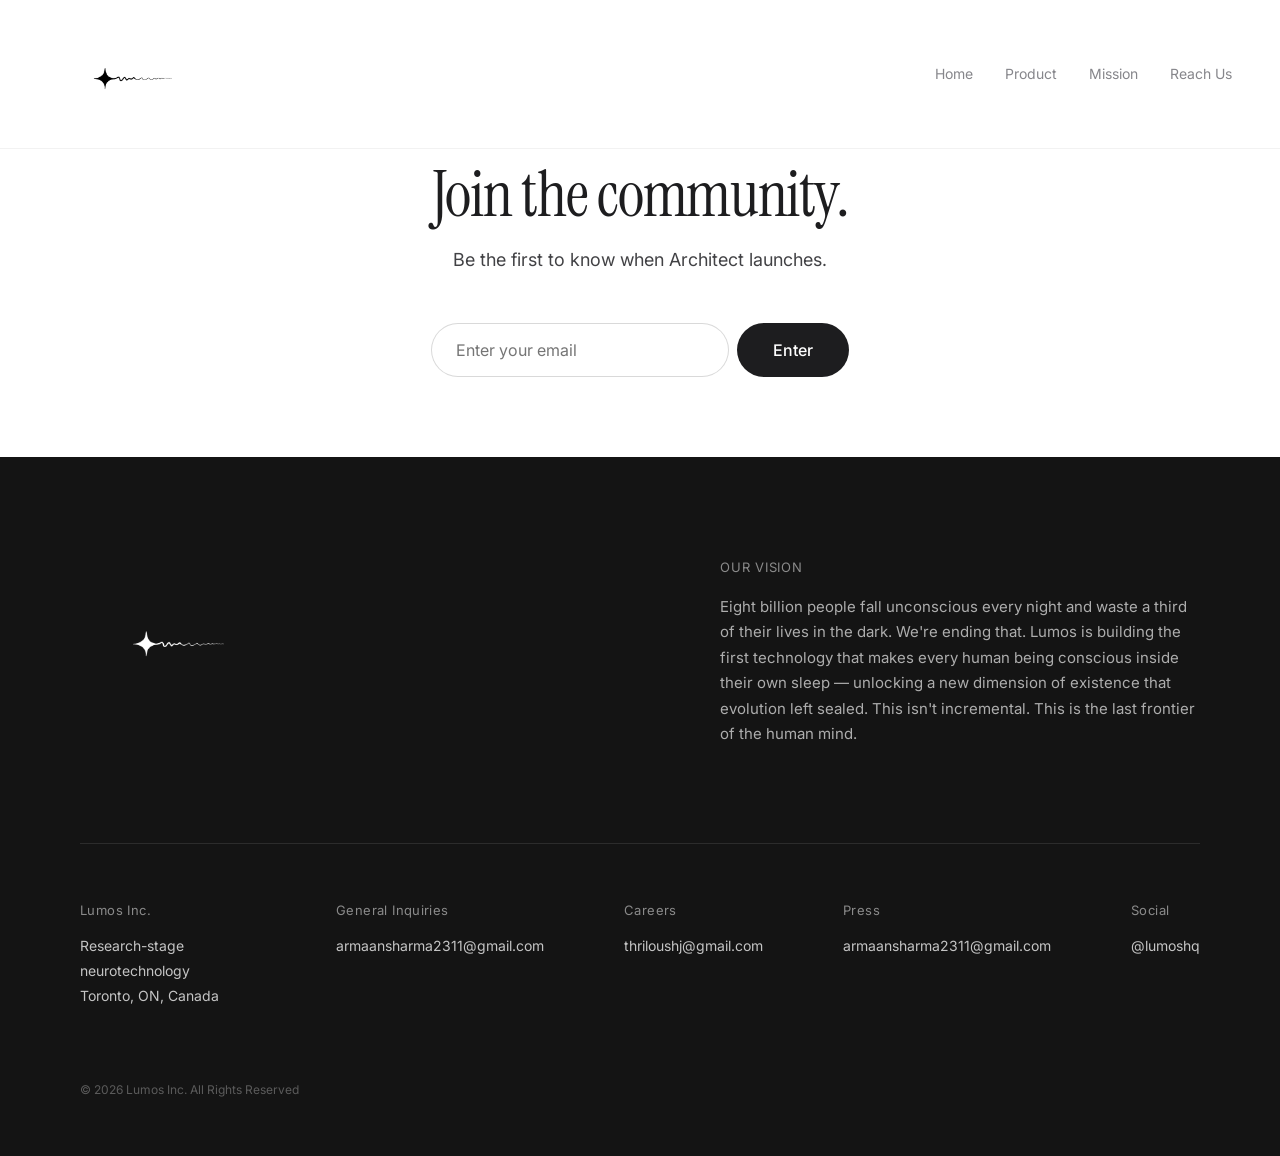
<file: waitlist.html>
<!doctype html>
<html lang="en">
<head>
<meta charset="utf-8" />
<meta name="viewport" content="width=device-width, initial-scale=1" />
<title>Lumos Inc. — Join the Waitlist</title>
<link rel="preconnect" href="https://fonts.googleapis.com">
<link rel="preconnect" href="https://fonts.gstatic.com" crossorigin>
<link href="https://fonts.googleapis.com/css2?family=Instrument+Serif:ital@0;1&family=Inter:wght@300;400;500;600&display=swap" rel="stylesheet">
<style>
  :root {
    --font-display: 'Instrument Serif', serif;
    --font-body: 'Inter', sans-serif;
    --white: #ffffff;
    --black: #1d1d1f;
    --gray: #424245;
    --light-gray: #86868b;
  }
  * { box-sizing: border-box; margin: 0; padding: 0; }
  html { scroll-behavior: smooth; }
  body {
    font-family: var(--font-body); color: var(--black); background: var(--white);
    -webkit-font-smoothing: antialiased; text-rendering: optimizeLegibility;
    line-height: 1.6; display: flex; flex-direction: column; min-height: 100vh;
  }
  a { text-decoration: none; color: inherit; }

  /* ── Nav ── */
  .nav {
    position: fixed; top: 0; left: 0; right: 0; z-index: 100;
    display: flex; justify-content: space-between; align-items: center;
    padding: 24px 48px; background: rgba(255, 255, 255, 0.8);
    backdrop-filter: saturate(180%) blur(20px); border-bottom: 1px solid rgba(0,0,0,0.05);
  }
  @media (max-width: 768px) { .nav { padding: 16px 24px; } }
  .nav-wordmark { display: inline-flex; align-items: center; line-height: 1; }
  .nav-wordmark img { height: 120px; width: auto; filter: brightness(0); margin-top: -20px; }
  .nav-links-left { display: none; align-items: center; gap: 32px; }
  @media (min-width: 768px) { .nav-links-left { display: flex; } }
  .nav-links-left a {
    font-size: 0.875rem; font-weight: 400; color: var(--light-gray); transition: color 240ms ease;
  }
  .nav-links-left a.active, .nav-links-left a:hover { color: var(--black); }

  /* ── Waitlist Content ── */
  .waitlist-container {
    flex: 1; display: flex; flex-direction: column; align-items: center; justify-content: center;
    text-align: center; padding: 160px 24px 80px; max-width: 600px; margin: 0 auto; width: 100%;
  }
  .waitlist-title {
    font-family: var(--font-display); font-size: 4rem; color: var(--black);
    margin-bottom: 16px; font-weight: 400; line-height: 1.1; letter-spacing: -0.02em;
  }
  .waitlist-subtitle { font-size: 1.125rem; color: var(--gray); margin-bottom: 48px; }
  @media (max-width: 768px) { .waitlist-title { font-size: 3rem; } }

  .email-form { display: flex; gap: 8px; width: 100%; }
  @media (max-width: 480px) { .email-form { flex-direction: column; } }
  .email-input {
    flex: 1; padding: 16px 24px; border: 1px solid rgba(0,0,0,0.15); border-radius: 9999px;
    font-size: 1rem; font-family: var(--font-body); outline: none; transition: border-color 0.2s ease;
  }
  .email-input:focus { border-color: var(--black); }
  .submit-btn {
    padding: 16px 36px; border-radius: 9999px; background: var(--black); color: var(--white);
    font-family: var(--font-body); font-size: 1rem; font-weight: 500; border: none; cursor: pointer;
    transition: transform 0.2s ease, opacity 0.2s ease;
  }
  .submit-btn:hover { opacity: 0.9; transform: scale(1.02); }

  .success-message {
    display: none; flex-direction: column; align-items: center;
    animation: fadeIn 0.6s cubic-bezier(0.22, 1, 0.36, 1) forwards;
  }
  .success-icon { width: 64px; height: 64px; margin-bottom: 24px; color: #10b981; }
  .success-title { font-family: var(--font-display); font-size: 3rem; font-weight: 400; margin-bottom: 16px; color: var(--black); }

  @keyframes fadeIn {
    from { opacity: 0; transform: translateY(20px); }
    to { opacity: 1; transform: translateY(0); }
  }

  /* ── Footer ── */
  footer.site-footer { background: #141414; color: #fff; padding: 100px 80px 56px; margin-top: auto; }
  @media (max-width: 768px) { footer.site-footer { padding: 72px 32px 40px; } }
  .footer-top { display: flex; justify-content: space-between; align-items: flex-start; gap: 80px; margin-bottom: 96px; }
  @media (max-width: 768px) { .footer-top { flex-direction: column; gap: 56px; margin-bottom: 56px; } }
  .footer-logo { flex-shrink: 0; }
  .footer-logo-mark { line-height: 1; }
  .footer-logo-mark img { height: 140px; width: auto; }
  .footer-right { max-width: 480px; }
  .footer-vision-label { font-family: var(--font-body); font-size: 0.8125rem; letter-spacing: 0.06em; text-transform: uppercase; color: rgba(255,255,255,0.5); margin: 0 0 16px; }
  .footer-vision { font-family: var(--font-body); font-size: 0.9375rem; line-height: 1.7; color: rgba(255,255,255,0.65); margin: 0; }
  .footer-bottom { display: flex; justify-content: space-between; align-items: flex-start; gap: 80px; padding-top: 56px; border-top: 1px solid rgba(255,255,255,0.1); }
  @media (max-width: 768px) { .footer-bottom { flex-direction: column; gap: 40px; } }
  .footer-col h4 { font-family: var(--font-body); font-size: 0.8125rem; font-weight: 400; color: rgba(255,255,255,0.5); margin: 0 0 12px; letter-spacing: 0.03em; }
  .footer-col p, .footer-col a { font-family: var(--font-body); font-size: 0.875rem; line-height: 1.8; color: rgba(255,255,255,0.75); margin: 0; display: block; transition: color 0.2s ease; }
  .footer-col a:hover { color: #fff; }
  .footer-copy { margin-top: 72px; font-family: var(--font-body); font-size: 0.75rem; color: rgba(255,255,255,0.3); }
</style>
</head>
<body>

<nav class="nav">
  <a href="lumos-hero.html" class="nav-wordmark"><img src="logo.png" alt="Lumos" /></a>
  <div class="nav-links-left">
    <a href="lumos-hero.html">Home</a>
    <a href="product.html">Product</a>
    <a href="mission.html">Mission</a>
    <a href="lumos-hero.html#reach">Reach Us</a>
  </div>
</nav>

<div class="waitlist-container">
  <div id="form-section">
    <h1 class="waitlist-title">Join the community.</h1>
    <p class="waitlist-subtitle">Be the first to know when Architect launches.</p>
    <form class="email-form" id="waitlist-form" onsubmit="handleWaitlist(event)">
      <input type="email" class="email-input" placeholder="Enter your email" required>
      <button type="submit" class="submit-btn">Enter</button>
    </form>
  </div>
  
  <div id="success-section" class="success-message">
    <svg class="success-icon" fill="none" stroke="currentColor" viewBox="0 0 24 24" xmlns="http://www.w3.org/2000/svg"><path stroke-linecap="round" stroke-linejoin="round" stroke-width="2" d="M9 12l2 2 4-4m6 2a9 9 0 11-18 0 9 9 0 0118 0z"></path></svg>
    <h2 class="success-title">Congrats! You're signed up.</h2>
    <p class="waitlist-subtitle">We'll send you a launch email when Architect is ready.</p>
  </div>
</div>

<footer class="site-footer" id="reach">
  <div class="footer-top">
    <div class="footer-logo">
      <div class="footer-logo-mark"><img src="logo.png" alt="Lumos" /></div>
    </div>
    <div class="footer-right">
      <p class="footer-vision-label">Our Vision</p>
      <p class="footer-vision">Eight billion people fall unconscious every night and waste a third of their lives in the dark. We're ending that. Lumos is building the first technology that makes every human being conscious inside their own sleep — unlocking a new dimension of existence that evolution left sealed. This isn't incremental. This is the last frontier of the human mind.</p>
    </div>
  </div>

  <div class="footer-bottom">
    <div class="footer-col">
      <h4>Lumos Inc.</h4>
      <p>Research-stage neurotechnology</p>
      <p>Toronto, ON, Canada</p>
    </div>
    <div class="footer-col">
      <h4>General Inquiries</h4>
      <a href="mailto:armaansharma2311@gmail.com">armaansharma2311@gmail.com</a>
    </div>
    <div class="footer-col">
      <h4>Careers</h4>
      <a href="mailto:thriloushj@gmail.com">thriloushj@gmail.com</a>
    </div>
    <div class="footer-col">
      <h4>Press</h4>
      <a href="mailto:armaansharma2311@gmail.com">armaansharma2311@gmail.com</a>
    </div>
    <div class="footer-col">
      <h4>Social</h4>
      <a href="#">@lumoshq</a>
    </div>
  </div>

  <p class="footer-copy">&copy; 2026 Lumos Inc. All Rights Reserved</p>
</footer>

<script>
  function handleWaitlist(e) {
    e.preventDefault();
    document.getElementById('form-section').style.display = 'none';
    document.getElementById('success-section').style.display = 'flex';
  }
</script>
</body>
</html>
</file>
<file: style.css>
/* Optional: drop a licensed DieGrotesk-C-Bold.woff2 into assets/fonts/
   and the title + wordmark will use it automatically */
@font-face {
  font-family: "Die Grotesk C";
  src: url("assets/fonts/DieGrotesk-C-Bold.woff2") format("woff2");
  font-weight: 700;
  font-style: normal;
  font-display: swap;
}

:root {
  --black: #000;
  --white: #fff;
  --yellow: #ffdb00;
  --footer-subtle: #818181;
  --page-gutter: 20px;
  --header-height: 80px;
  --color-background: var(--black);
  --color-foreground: var(--white);
  --heading-fs-mobile: 38px;
  --heading-fs-desktop: clamp(38px, 3vw, 64px);
  --body-fs-mobile: 17px;
  --body-fs-desktop: clamp(17px, 1.25vw, 24px);
  --desktop-width: 25vw;
  --desktop-padding: 39vw;
}

* {
  margin: 0;
  padding: 0;
  box-sizing: border-box;
}

body {
  background: var(--color-background);
  color: var(--color-foreground);
  font-family: "Instrument Sans", "Helvetica Neue", Helvetica, system-ui, sans-serif;
  -webkit-font-smoothing: antialiased;
  text-rendering: optimizeLegibility;
  overflow-x: hidden;
}

/* ---------- Video background + grain ---------- */

.video-bg {
  position: fixed;
  inset: 0;
  z-index: 1;
  overflow: hidden;
  background: var(--black);
}

.video-bg video {
  /* sized + panned by script.js: starts at the chosen frame position
     and sweeps down to the bottom of the video as the page scrolls */
  position: absolute;
  top: 0;
  left: 0;
  width: 100%;
  height: 100%;
  object-fit: cover;
  filter: brightness(0.92) saturate(1.05);
  will-change: transform;
}

.vignette {
  position: absolute;
  inset: 0;
  z-index: 2;
  pointer-events: none;
  background:
    radial-gradient(ellipse 130% 100% at 50% 50%, transparent 55%, rgba(0, 0, 0, 0.55) 100%),
    linear-gradient(rgba(0, 0, 0, 0.18), rgba(0, 0, 0, 0.18));
}

#grain {
  position: absolute;
  inset: 0;
  z-index: 3;
  width: 100%;
  height: 100%;
  pointer-events: none;
  /* soft-light blends the noise into the footage instead of
     stacking white dots on top of it */
  mix-blend-mode: soft-light;
  opacity: 0.55;
}

/* ---------- Header ---------- */

.site-header {
  position: fixed;
  top: 0;
  left: 0;
  right: 0;
  z-index: 30;
  display: flex;
  align-items: center;
  height: var(--header-height);
  padding: 0 var(--page-gutter);
  mix-blend-mode: difference;
  /* smooths the JS-driven opacity fade as the video turns to black */
  transition: opacity 0.15s linear;
}

.wordmark {
  display: block;
  color: var(--white);
  text-decoration: none;
}

/* sized so the mark fills the same footprint the text wordmark had */
.wordmark img {
  display: block;
  height: 44px;
  width: auto;
}

/* ---------- Letter ---------- */

.letter {
  position: relative;
  z-index: 15;
  width: 100%;
}

.letter-col {
  width: var(--desktop-width);
  margin-left: var(--desktop-padding);
  /* places the title in the open middle area of the opening frame */
  padding-top: 14vw;
  padding-bottom: 35vh;
}

.heading {
  font-family: "Instrument Serif", Georgia, "Times New Roman", serif;
  font-weight: 400;
  font-size: calc(var(--heading-fs-desktop) * 1.25);
  line-height: 1.02;
  letter-spacing: -0.01em;
  text-align: center;
  margin: 1em 0 0;
}

.date {
  font-weight: 400;
  font-size: calc(var(--body-fs-desktop) * 0.85);
  line-height: 1.3;
  letter-spacing: 0.01em;
  text-align: center;
  margin: 0.5em 0 2.5em;
  /* dim via color (not opacity) so the intro reveal can animate opacity */
  color: rgba(255, 255, 255, 0.85);
}

.para {
  font-weight: 400;
  font-size: var(--body-fs-desktop);
  line-height: 1.45;
  letter-spacing: 0;
  margin: 1.2em 0;
}

/* ---------- Intro reveal (blur + fade in on page open) ---------- */

html.js-reveal .letter .heading,
html.js-reveal .letter .date,
html.js-reveal .letter .para {
  opacity: 0;
  filter: blur(12px);
  transform: translateY(14px);
}

.letter .reveal-in {
  animation: revealBlur 0.9s cubic-bezier(0.22, 0.61, 0.36, 1) both;
}

@keyframes revealBlur {
  from {
    opacity: 0;
    filter: blur(12px);
    transform: translateY(14px);
  }
  to {
    opacity: 1;
    filter: blur(0);
    transform: translateY(0);
  }
}

@media (prefers-reduced-motion: reduce) {
  html.js-reveal .letter .heading,
  html.js-reveal .letter .date,
  html.js-reveal .letter .para {
    opacity: 1;
    filter: none;
    transform: none;
  }
  .letter .reveal-in {
    animation: none;
  }
}

.yellow {
  color: var(--yellow);
}

/* ---------- Draggable photos ---------- */

/* sensible default; JS resizes this to hug the photos exactly */
.photo-gap {
  height: 640px;
}

.drag-photo {
  position: absolute;
  top: 0;
  left: 0;
  width: 400px;
  margin: 0;
  z-index: 25;
  padding: 12px 12px 16px;
  background: #fafafa;
  box-shadow: 0 22px 60px rgba(0, 0, 0, 0.55);
  cursor: grab;
  user-select: none;
  -webkit-user-select: none;
  touch-action: none;
  transition: box-shadow 0.2s ease;
  /* hidden until JS places it in the gap, to avoid a top-left flash */
  visibility: hidden;
}

.drag-photo img {
  display: block;
  width: 100%;
  height: auto;
  pointer-events: none;
  -webkit-user-drag: none;
}

.drag-photo.dragging {
  cursor: grabbing;
  box-shadow: 0 34px 90px rgba(0, 0, 0, 0.7);
}

@media (max-width: 1023px) {
  .drag-photo {
    width: 260px;
  }
}

/* ---------- Footer ---------- */

.site-footer {
  position: relative;
  z-index: 20;
  background: var(--color-background);
  color: var(--color-foreground);
  padding: 24px var(--page-gutter);
}

/* fades the video to black as the end of the page approaches */
.site-footer::before {
  content: "";
  position: absolute;
  top: 0;
  left: 0;
  right: 0;
  height: 55vh;
  transform: translateY(-100%);
  background: linear-gradient(to bottom, rgba(0, 0, 0, 0), #000);
  pointer-events: none;
}

.footer-canvas-wrap {
  padding: 40px 0;
}

#footer-canvas {
  display: block;
  width: 100%;
  aspect-ratio: 2.1009;
  cursor: crosshair;
}

.footer-row {
  display: flex;
  align-items: center;
  justify-content: space-between;
  gap: 40px;
}

.footer-left {
  display: flex;
  align-items: flex-end;
  gap: 64px;
}

.footer-wordmark {
  color: var(--color-foreground);
}

.footer-wordmark img {
  height: 36px;
}

.footer-right {
  display: flex;
  align-items: center;
  gap: 24px;
  font-size: 14px;
}

.footer-right a {
  color: var(--color-foreground);
  text-decoration: none;
}

.footer-right a:hover {
  text-decoration: underline;
  text-underline-offset: 3px;
}

.footer-subtle {
  color: var(--footer-subtle);
}

/* ---------- Mobile ---------- */

@media (max-width: 1023px) {
  .letter-col {
    width: auto;
    margin-left: 0;
    padding: 14vh var(--page-gutter) 25vh;
  }

  .heading {
    font-size: var(--heading-fs-mobile);
    text-align: left;
    margin-top: 0;
    margin-bottom: 0.25em;
    line-height: 1;
  }

  .date {
    font-size: var(--body-fs-mobile);
    text-align: left;
    margin-top: 0;
    margin-bottom: 1em;
  }

  .para {
    font-size: var(--body-fs-mobile);
  }

  .footer-left {
    display: none;
  }

  .footer-row {
    justify-content: center;
    gap: 24px;
  }

  .footer-right {
    flex-wrap: wrap;
    justify-content: center;
  }
}

/* ---------- Phones: text sits in the video's dark corridor ---------- */

@media (max-width: 760px) {
  .letter-col {
    /* center a narrow column inside the corridor (≈ central 28–68% of frame) */
    width: 52%;
    max-width: 240px;
    margin: 0 auto;
    padding: 20vh 0 30vh;
  }

  .heading,
  .date,
  .para {
    text-align: center;
    /* keep white text legible where it grazes the lit side panels */
    text-shadow: 0 1px 10px rgba(0, 0, 0, 0.9), 0 0 26px rgba(0, 0, 0, 0.7);
  }
}

/* ===================================================================
   Careers page
   =================================================================== */

.page-careers {
  background: var(--black);
  color: var(--white);
}

.careers {
  min-height: 100vh;
  display: flex;
  align-items: center;
  padding: calc(var(--header-height) + 8vh) var(--page-gutter) 14vh;
}

.careers-inner {
  width: 100%;
  max-width: 980px;
  margin: 0 auto;
}

.careers-eyebrow {
  font-family: "Instrument Sans", system-ui, sans-serif;
  font-weight: 500;
  font-size: 14px;
  letter-spacing: 0.28em;
  text-transform: uppercase;
  color: rgba(255, 255, 255, 0.55);
  margin-bottom: 2.2rem;
}

.careers-title {
  font-family: "Instrument Serif", Georgia, "Times New Roman", serif;
  font-weight: 400;
  font-size: clamp(48px, 8vw, 132px);
  line-height: 0.98;
  letter-spacing: -0.02em;
  margin-bottom: 2.4rem;
}

.careers-lead {
  /* matches the main page body (Instrument Sans) */
  font-family: "Instrument Sans", system-ui, sans-serif;
  font-weight: 400;
  font-size: clamp(18px, 1.6vw, 24px);
  line-height: 1.5;
  letter-spacing: 0;
  color: rgba(255, 255, 255, 0.8);
  max-width: 720px;
  margin: 0 0 1.5rem;
}

.careers-cta {
  margin-top: 4.5rem;
  padding-top: 3rem;
  border-top: 1px solid rgba(255, 255, 255, 0.14);
}

.careers-cta-label {
  font-family: "Instrument Sans", system-ui, sans-serif;
  font-weight: 400;
  font-size: clamp(15px, 1.3vw, 19px);
  line-height: 1.5;
  letter-spacing: 0;
  color: rgba(255, 255, 255, 0.6);
  margin-bottom: 1.2rem;
}

.careers-email {
  display: inline-block;
  font-family: "Instrument Serif", Georgia, "Times New Roman", serif;
  font-weight: 400;
  font-size: clamp(30px, 5vw, 72px);
  line-height: 1;
  letter-spacing: -0.015em;
  color: var(--white);
  text-decoration: none;
  border-bottom: 1px solid rgba(255, 255, 255, 0.25);
  padding-bottom: 0.08em;
  transition: border-color 0.25s ease, opacity 0.25s ease;
}

.careers-email:hover {
  border-bottom-color: var(--white);
  opacity: 0.85;
}

.careers-foot {
  font-family: "Instrument Sans", system-ui, sans-serif;
  font-size: 14px;
  line-height: 1.5;
  letter-spacing: 0;
  color: rgba(255, 255, 255, 0.4);
  margin-top: 3.5rem;
}

/* one-time fade/blur-up reveal on page open */
.page-careers .reveal-up {
  opacity: 0;
  filter: blur(10px);
  transform: translateY(16px);
  animation: revealUp 0.9s cubic-bezier(0.22, 0.61, 0.36, 1) forwards;
}

.page-careers .careers-title.reveal-up { animation-delay: 0.08s; }
.page-careers .careers-lead.reveal-up:nth-of-type(1) { animation-delay: 0.18s; }
.page-careers .careers-lead.reveal-up:nth-of-type(2) { animation-delay: 0.28s; }
.page-careers .careers-cta.reveal-up { animation-delay: 0.4s; }
.page-careers .careers-foot.reveal-up { animation-delay: 0.5s; }

@keyframes revealUp {
  to {
    opacity: 1;
    filter: blur(0);
    transform: translateY(0);
  }
}

@media (prefers-reduced-motion: reduce) {
  .page-careers .reveal-up {
    opacity: 1;
    filter: none;
    transform: none;
    animation: none;
  }
}

@media (max-width: 760px) {
  .careers {
    padding: calc(var(--header-height) + 6vh) var(--page-gutter) 12vh;
  }
  .careers-title {
    font-size: clamp(40px, 13vw, 72px);
  }
  .careers-email {
    font-size: clamp(24px, 8vw, 40px);
    word-break: break-word;
  }
}

/* ===================================================================
   About page — the journey
   =================================================================== */

.page-about {
  background: var(--black);
  color: var(--white);
}

.about {
  max-width: 1080px;
  margin: 0 auto;
  /* no top padding: the full-bleed hero handles the top of the page */
  padding: 0 var(--page-gutter) 8vh;
}

/* eyebrows / section numbers — mono, technical */
.about-eyebrow,
.about-num {
  font-family: "Instrument Sans", system-ui, sans-serif;
  font-weight: 500;
  font-size: 13px;
  letter-spacing: 0.24em;
  text-transform: uppercase;
  color: rgba(255, 255, 255, 0.5);
  margin: 0 0 1.6rem;
}

/* big serif display */
.about-title {
  font-family: "Instrument Serif", Georgia, "Times New Roman", serif;
  font-weight: 400;
  font-size: clamp(44px, 8vw, 120px);
  line-height: 0.98;
  letter-spacing: -0.02em;
  margin: 0 0 2.4rem;
}

.about-intro {
  font-family: "Instrument Serif", Georgia, "Times New Roman", serif;
  font-weight: 400;
  font-size: clamp(22px, 2.6vw, 36px);
  line-height: 1.35;
  color: rgba(255, 255, 255, 0.78);
  max-width: 760px;
  margin: 0;
}

.about-hero {
  padding-bottom: 12vh;
  border-bottom: 1px solid rgba(255, 255, 255, 0.1);
}

.about-section {
  padding: 12vh 0;
  border-bottom: 1px solid rgba(255, 255, 255, 0.1);
}

.about-h {
  font-family: "Instrument Serif", Georgia, "Times New Roman", serif;
  font-weight: 400;
  font-size: clamp(30px, 4.4vw, 60px);
  line-height: 1.04;
  letter-spacing: -0.015em;
  margin: 0 0 2rem;
  max-width: 900px;
}

/* narrative body — sans for readability */
.about-p {
  font-family: "Instrument Sans", system-ui, sans-serif;
  font-weight: 400;
  font-size: clamp(17px, 1.35vw, 21px);
  line-height: 1.6;
  color: rgba(255, 255, 255, 0.74);
  max-width: 680px;
  margin: 0 0 1.4rem;
}

/* big stat moment */
.stat-callout {
  display: flex;
  align-items: baseline;
  flex-wrap: wrap;
  gap: 0 1.2rem;
  margin: 4rem 0 1rem;
}

.stat-num {
  font-family: "Instrument Serif", Georgia, "Times New Roman", serif;
  font-size: clamp(64px, 12vw, 168px);
  line-height: 0.9;
  letter-spacing: -0.03em;
  color: var(--white);
}

.stat-label {
  font-family: "Instrument Sans", system-ui, sans-serif;
  font-size: clamp(13px, 1.3vw, 17px);
  line-height: 1.5;
  letter-spacing: -0.01em;
  color: rgba(255, 255, 255, 0.55);
  max-width: 280px;
}

/* founders */
.founders {
  display: grid;
  grid-template-columns: repeat(3, 1fr);
  gap: 40px;
  margin-top: 4rem;
}

.founder-photo {
  position: relative;
  width: 100%;
  aspect-ratio: 4 / 5;
  border: 1px solid rgba(255, 255, 255, 0.16);
  border-radius: 2px;
  background:
    repeating-linear-gradient(
      -45deg,
      rgba(255, 255, 255, 0.015) 0,
      rgba(255, 255, 255, 0.015) 10px,
      transparent 10px,
      transparent 20px
    );
  margin-bottom: 1.4rem;
}

.founder-photo::after {
  content: attr(data-label);
  position: absolute;
  inset: 0;
  display: flex;
  align-items: center;
  justify-content: center;
  font-family: "Instrument Sans", system-ui, sans-serif;
  font-size: 12px;
  letter-spacing: 0.16em;
  text-transform: uppercase;
  color: rgba(255, 255, 255, 0.32);
}

.founder-name {
  font-family: "Instrument Serif", Georgia, "Times New Roman", serif;
  font-weight: 400;
  font-size: clamp(24px, 2.2vw, 32px);
  line-height: 1.05;
  letter-spacing: -0.01em;
  margin: 0 0 0.35rem;
}

.founder-role {
  font-family: "Instrument Sans", system-ui, sans-serif;
  font-weight: 500;
  font-size: 12px;
  letter-spacing: 0.22em;
  text-transform: uppercase;
  color: var(--yellow);
  margin: 0 0 1rem;
}

.founder-bio {
  font-family: "Instrument Sans", system-ui, sans-serif;
  font-size: 15px;
  line-height: 1.6;
  color: rgba(255, 255, 255, 0.66);
  margin: 0;
}

/* milestones */
.milestones {
  list-style: none;
  margin: 3rem 0 2.5rem;
  padding: 0;
}

.milestone {
  display: flex;
  align-items: baseline;
  gap: 1.5rem;
  padding: 1.5rem 0;
  border-top: 1px solid rgba(255, 255, 255, 0.12);
}

.milestone:last-child {
  border-bottom: 1px solid rgba(255, 255, 255, 0.12);
}

.milestone-mark {
  font-family: "Instrument Sans", system-ui, sans-serif;
  font-size: 13px;
  color: rgba(255, 255, 255, 0.4);
  letter-spacing: 0.1em;
  flex: 0 0 auto;
}

.milestone-text {
  font-family: "Instrument Sans", system-ui, sans-serif;
  font-size: clamp(18px, 2vw, 26px);
  line-height: 1.3;
  color: rgba(255, 255, 255, 0.86);
}

.milestone-text strong {
  font-weight: 600;
  color: var(--white);
}

/* image placeholders */
.img-ph {
  position: relative;
  width: 100%;
  aspect-ratio: 16 / 9;
  margin: 3.5rem 0 0;
  border: 1px solid rgba(255, 255, 255, 0.14);
  border-radius: 2px;
  background:
    repeating-linear-gradient(
      -45deg,
      rgba(255, 255, 255, 0.015) 0,
      rgba(255, 255, 255, 0.015) 12px,
      transparent 12px,
      transparent 24px
    );
}

.img-ph::after {
  content: attr(data-label);
  position: absolute;
  inset: 0;
  display: flex;
  align-items: center;
  justify-content: center;
  font-family: "Instrument Sans", system-ui, sans-serif;
  font-size: 13px;
  letter-spacing: 0.2em;
  text-transform: uppercase;
  color: rgba(255, 255, 255, 0.3);
}

/* closing */
.about-close {
  padding: 16vh 0 6vh;
  text-align: center;
}

.about-close-line {
  font-family: "Instrument Serif", Georgia, "Times New Roman", serif;
  font-weight: 400;
  font-size: clamp(40px, 7vw, 104px);
  line-height: 1;
  letter-spacing: -0.02em;
  margin: 0 0 1.2rem;
}

.about-close-sub {
  font-family: "Instrument Sans", system-ui, sans-serif;
  font-size: 14px;
  letter-spacing: 0.24em;
  text-transform: uppercase;
  color: var(--yellow);
  margin: 0;
}

/* one-time scroll reveal */
html.js-reveal .page-about [data-reveal] {
  opacity: 0;
  transform: translateY(22px);
  filter: blur(6px);
  transition: opacity 0.8s ease, transform 0.8s cubic-bezier(0.22, 0.61, 0.36, 1),
    filter 0.8s ease;
}

html.js-reveal .page-about [data-reveal].in {
  opacity: 1;
  transform: none;
  filter: none;
}

@media (prefers-reduced-motion: reduce) {
  html.js-reveal .page-about [data-reveal] {
    opacity: 1;
    transform: none;
    filter: none;
    transition: none;
  }
}

/* --- Vogelhaus-style components (original Lumos content) --- */

.vh-eyebrow,
.vh-label {
  font-family: "Instrument Sans", system-ui, sans-serif;
  font-weight: 500;
  font-size: 13px;
  letter-spacing: 0.2em;
  text-transform: uppercase;
  color: rgba(255, 255, 255, 0.5);
  margin: 0 0 1.6rem;
}

.vh-statement {
  font-family: "Instrument Serif", Georgia, "Times New Roman", serif;
  font-weight: 400;
  font-size: clamp(44px, 8vw, 120px);
  line-height: 0.98;
  letter-spacing: -0.02em;
  margin: 0 0 2.4rem;
}

.vh-lead {
  font-family: "Instrument Serif", Georgia, "Times New Roman", serif;
  font-weight: 400;
  font-size: clamp(22px, 2.6vw, 36px);
  line-height: 1.35;
  color: rgba(255, 255, 255, 0.78);
  max-width: 820px;
  margin: 0;
}

.vh-hero {
  padding-bottom: 12vh;
  border-bottom: 1px solid rgba(255, 255, 255, 0.1);
}

.vh-section {
  padding: 12vh 0;
  border-bottom: 1px solid rgba(255, 255, 255, 0.1);
}

.vh-h {
  font-family: "Instrument Serif", Georgia, "Times New Roman", serif;
  font-weight: 400;
  font-size: clamp(30px, 4.4vw, 60px);
  line-height: 1.04;
  letter-spacing: -0.015em;
  margin: 0 0 2rem;
  max-width: 900px;
}

.vh-p {
  font-family: "Instrument Sans", system-ui, sans-serif;
  font-weight: 400;
  font-size: clamp(17px, 1.35vw, 21px);
  line-height: 1.6;
  color: rgba(255, 255, 255, 0.74);
  max-width: 680px;
  margin: 0 0 1.4rem;
}

/* value blocks (philosophy) */
.vh-values {
  display: grid;
  grid-template-columns: repeat(3, 1fr);
  gap: 44px;
  margin-top: 3.5rem;
}

.vh-value h3 {
  font-family: "Instrument Serif", Georgia, "Times New Roman", serif;
  font-weight: 400;
  font-size: clamp(22px, 2vw, 30px);
  line-height: 1.1;
  letter-spacing: -0.01em;
  margin: 0 0 0.8rem;
}

.vh-value p {
  font-family: "Instrument Sans", system-ui, sans-serif;
  font-size: 15px;
  line-height: 1.6;
  color: rgba(255, 255, 255, 0.64);
  margin: 0;
}

/* product feature cards */
.vh-cards {
  display: grid;
  grid-template-columns: repeat(3, 1fr);
  gap: 20px;
  margin-top: 3.5rem;
}

.vh-card {
  border: 1px solid rgba(255, 255, 255, 0.14);
  border-radius: 3px;
  padding: 30px 28px;
  transition: border-color 0.25s ease, background 0.25s ease;
}

.vh-card:hover {
  border-color: rgba(255, 255, 255, 0.32);
  background: rgba(255, 255, 255, 0.02);
}

.vh-card-k {
  display: block;
  font-family: "Instrument Serif", Georgia, "Times New Roman", serif;
  font-size: clamp(22px, 1.9vw, 28px);
  letter-spacing: -0.01em;
  margin-bottom: 0.9rem;
}

.vh-card p {
  font-family: "Instrument Sans", system-ui, sans-serif;
  font-size: 14px;
  line-height: 1.6;
  color: rgba(255, 255, 255, 0.64);
  margin: 0;
}

/* care instructions */
.vh-care {
  padding: 13vh 0 9vh;
}

.vh-care-list {
  list-style: none;
  margin: 2.5rem 0 0;
  padding: 0;
}

.vh-care-item {
  font-family: "Instrument Serif", Georgia, "Times New Roman", serif;
  font-weight: 400;
  font-size: clamp(28px, 4.5vw, 60px);
  line-height: 1.22;
  letter-spacing: -0.015em;
  color: rgba(255, 255, 255, 0.88);
}

/* --- Floating frosted pill navigation --- */

.pillnav {
  position: fixed;
  top: 22px;
  left: 50%;
  transform: translateX(-50%);
  z-index: 40;
  display: flex;
  align-items: center;
  gap: 6px;
  padding: 8px 8px 8px 16px;
  border-radius: 999px;
  background: rgba(22, 24, 32, 0.55);
  border: 1px solid rgba(255, 255, 255, 0.1);
  backdrop-filter: blur(18px) saturate(1.4);
  -webkit-backdrop-filter: blur(18px) saturate(1.4);
  box-shadow: 0 8px 40px rgba(0, 0, 0, 0.4);
  max-width: calc(100vw - 32px);
}

.pillnav-logo {
  display: flex;
  align-items: center;
  padding: 0 6px;
}

.pillnav-logo img {
  height: 18px;
  width: auto;
}

.pillnav-link {
  font-family: "Instrument Sans", system-ui, sans-serif;
  font-size: 15px;
  color: rgba(255, 255, 255, 0.82);
  text-decoration: none;
  padding: 8px 14px;
  border-radius: 999px;
  transition: color 0.2s ease, background 0.2s ease;
}

.pillnav-link:hover {
  color: #fff;
  background: rgba(255, 255, 255, 0.08);
}

.pillnav-cta {
  font-family: "Instrument Sans", system-ui, sans-serif;
  font-weight: 600;
  font-size: 15px;
  color: #fff;
  text-decoration: none;
  padding: 9px 18px;
  border-radius: 999px;
  background: #2f6bff;
  transition: background 0.2s ease;
}

.pillnav-cta:hover {
  background: #195bff;
}

/* --- Constellation / starfield hero --- */

.hero-stars {
  position: relative;
  /* full-bleed to the viewport edges even inside the centered .about */
  width: 100vw;
  margin-left: calc(50% - 50vw);
  min-height: 92vh;
  display: flex;
  align-items: center;
  justify-content: center;
  text-align: center;
  /* near-black */
  background: radial-gradient(120% 90% at 50% 10%, #0c0d10 0%, #050506 55%, #000 100%);
  padding: 0 var(--page-gutter);
  overflow: hidden;
}

#starfield {
  position: absolute;
  inset: 0;
  width: 100%;
  height: 100%;
  pointer-events: none;
}

.hero-stars-inner {
  position: relative;
  z-index: 2;
  max-width: 900px;
  padding: 16vh 0 12vh;
}

.constellation {
  width: clamp(160px, 18vw, 240px);
  height: auto;
  margin: 0 auto 3.5rem;
  display: block;
  filter: drop-shadow(0 0 6px rgba(150, 180, 255, 0.55));
}

.constellation-stars circle {
  animation: twinkle 3.5s ease-in-out infinite;
}
.constellation-stars circle:nth-child(2n) { animation-delay: 1.1s; }
.constellation-stars circle:nth-child(3n) { animation-delay: 2.2s; }

@keyframes twinkle {
  0%, 100% { opacity: 0.55; }
  50% { opacity: 1; }
}

.hero-pill {
  display: inline-flex;
  align-items: center;
  gap: 8px;
  font-family: "Instrument Sans", system-ui, sans-serif;
  font-size: 16px;
  color: rgba(255, 255, 255, 0.92);
  text-decoration: none;
  padding: 10px 22px;
  border-radius: 999px;
  background: rgba(255, 255, 255, 0.08);
  border: 1px solid rgba(255, 255, 255, 0.12);
  backdrop-filter: blur(10px);
  -webkit-backdrop-filter: blur(10px);
  margin-bottom: 2.5rem;
  transition: background 0.2s ease;
}

.hero-pill:hover {
  background: rgba(255, 255, 255, 0.14);
}

.hero-headline {
  font-family: "Instrument Serif", Georgia, "Times New Roman", serif;
  font-weight: 400;
  font-size: clamp(44px, 7vw, 104px);
  line-height: 1;
  letter-spacing: -0.02em;
  color: #fff;
  margin: 0 0 1.8rem;
}

.hero-sub {
  font-family: "Instrument Sans", system-ui, sans-serif;
  font-size: clamp(17px, 1.5vw, 22px);
  line-height: 1.5;
  color: rgba(255, 255, 255, 0.66);
  max-width: 620px;
  margin: 0 auto;
}

.hero-chevron {
  margin-top: 5rem;
  font-size: 26px;
  color: rgba(255, 255, 255, 0.5);
  animation: floatChevron 2.2s ease-in-out infinite;
}

@keyframes floatChevron {
  0%, 100% { transform: translateY(0); opacity: 0.5; }
  50% { transform: translateY(6px); opacity: 0.9; }
}

/* --- Manifesto note card + polaroids --- */

.manifesto {
  position: relative;
  padding: 14vh 0 12vh;
  display: flex;
  justify-content: center;
}

.note {
  position: relative;
  z-index: 2;
  width: min(720px, 100%);
  background: #f4f1e9;
  color: #1b1b1a;
  border-radius: 16px;
  padding: clamp(40px, 5vw, 80px);
  transform: rotate(-0.7deg);
  box-shadow: 0 30px 90px rgba(0, 0, 0, 0.6);
  background-image: radial-gradient(rgba(0, 0, 0, 0.05) 1px, transparent 1px);
  background-size: 18px 18px;
}

.note-title {
  font-family: "Instrument Serif", Georgia, "Times New Roman", serif;
  font-weight: 400;
  font-size: clamp(34px, 4.5vw, 56px);
  line-height: 1;
  letter-spacing: -0.01em;
  text-align: center;
  color: #8a8780;
  margin: 0 0 2rem;
}

.note p {
  font-family: "Instrument Serif", Georgia, "Times New Roman", serif;
  font-size: clamp(18px, 1.5vw, 23px);
  line-height: 1.5;
  color: #2a2926;
  margin: 0 0 1.2rem;
}

.note strong {
  font-weight: 700;
  color: #111;
}

.note-signs {
  display: flex;
  flex-wrap: wrap;
  gap: 28px;
  margin-top: 2.6rem;
}

.note-sign {
  display: flex;
  flex-direction: column;
}

.sign-name {
  font-family: "Instrument Serif", Georgia, "Times New Roman", serif;
  font-weight: 700;
  font-size: 28px;
  letter-spacing: -0.01em;
  line-height: 1;
  color: #1b1b1a;
}

.sign-role {
  font-family: "Instrument Sans", system-ui, sans-serif;
  font-size: 12px;
  color: #6b6862;
  margin-top: 4px;
}

.polaroid {
  position: absolute;
  z-index: 4;
  width: 176px;
  margin: 0;
  background: #fff;
  padding: 12px 12px 10px;
  border-radius: 3px;
  box-shadow: 0 18px 50px rgba(0, 0, 0, 0.5);
  cursor: grab;
  touch-action: none;
  user-select: none;
  -webkit-user-select: none;
  transition: box-shadow 0.2s ease;
}

.polaroid.dragging {
  cursor: grabbing;
  box-shadow: 0 30px 70px rgba(0, 0, 0, 0.65);
}

.polaroid img {
  pointer-events: none;
}

.polaroid-img {
  position: relative;
  width: 100%;
  aspect-ratio: 4 / 5;
  background: linear-gradient(160deg, #cdd7e6, #aab6c8 60%, #e7d9c8);
  border-radius: 2px;
  overflow: hidden;
}

/* founder photo fills the frame once dropped in; until then the ✦ shows */
.polaroid-img img {
  position: absolute;
  inset: 0;
  width: 100%;
  height: 100%;
  object-fit: cover;
  pointer-events: none;
}

.polaroid-img::after {
  content: attr(data-label);
  position: absolute;
  inset: 0;
  display: flex;
  align-items: center;
  justify-content: center;
  font-size: 22px;
  color: rgba(0, 0, 0, 0.25);
}

.polaroid figcaption {
  font-family: "Instrument Serif", Georgia, "Times New Roman", serif;
  font-weight: 700;
  font-size: 22px;
  letter-spacing: -0.01em;
  text-align: center;
  color: #1b1b1a;
  padding: 9px 0 2px;
}

/* angled, and Armaan + Prassan overlap the passage */
.polaroid--1 { top: 14px; left: 30px; transform: rotate(-7deg); }
.polaroid--2 { top: 30%; right: 18px; transform: rotate(6deg); }
.polaroid--3 { top: 62%; left: 24px; transform: rotate(-5deg); }

@media (max-width: 760px) {
  .about {
    padding: calc(var(--header-height) + 7vh) var(--page-gutter) 6vh;
  }
  .founders,
  .vh-values,
  .vh-cards {
    grid-template-columns: 1fr;
    gap: 40px;
  }
  .founder-photo {
    max-width: 320px;
  }
  .stat-callout {
    margin-top: 3rem;
  }
  .vh-section,
  .vh-hero {
    padding: 9vh 0;
  }

  /* nav collapses to logo + CTA on phones */
  .pillnav {
    gap: 2px;
    padding: 7px 7px 7px 12px;
  }
  .pillnav-link {
    padding: 7px 10px;
    font-size: 14px;
  }

  /* polaroids drop below the note instead of floating over it */
  .manifesto {
    flex-direction: column;
    align-items: center;
    gap: 0;
  }
  .note {
    transform: rotate(-1deg);
  }
  .polaroid {
    position: static;
    transform: none !important;
    margin: 22px auto 0;
  }
  .polaroid--2,
  .polaroid--3 {
    margin-top: -8px;
  }
}
</file>
